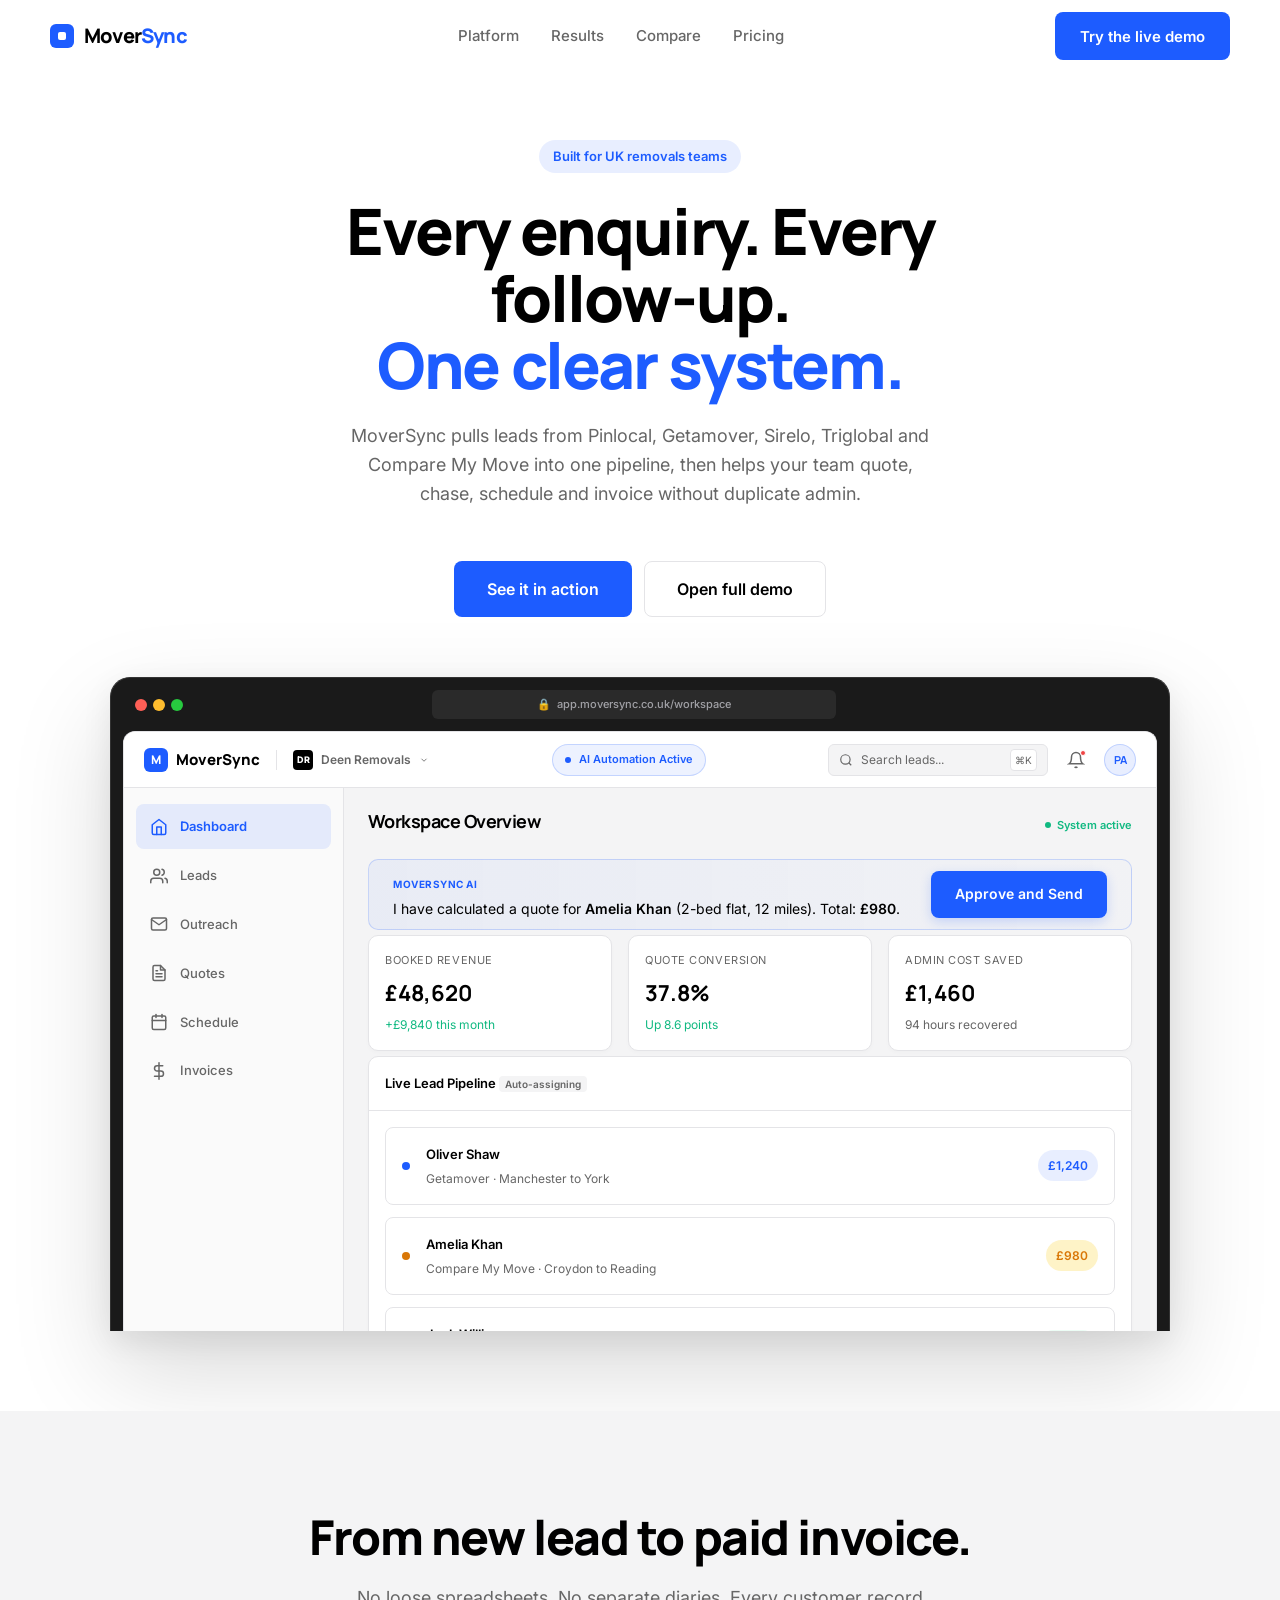
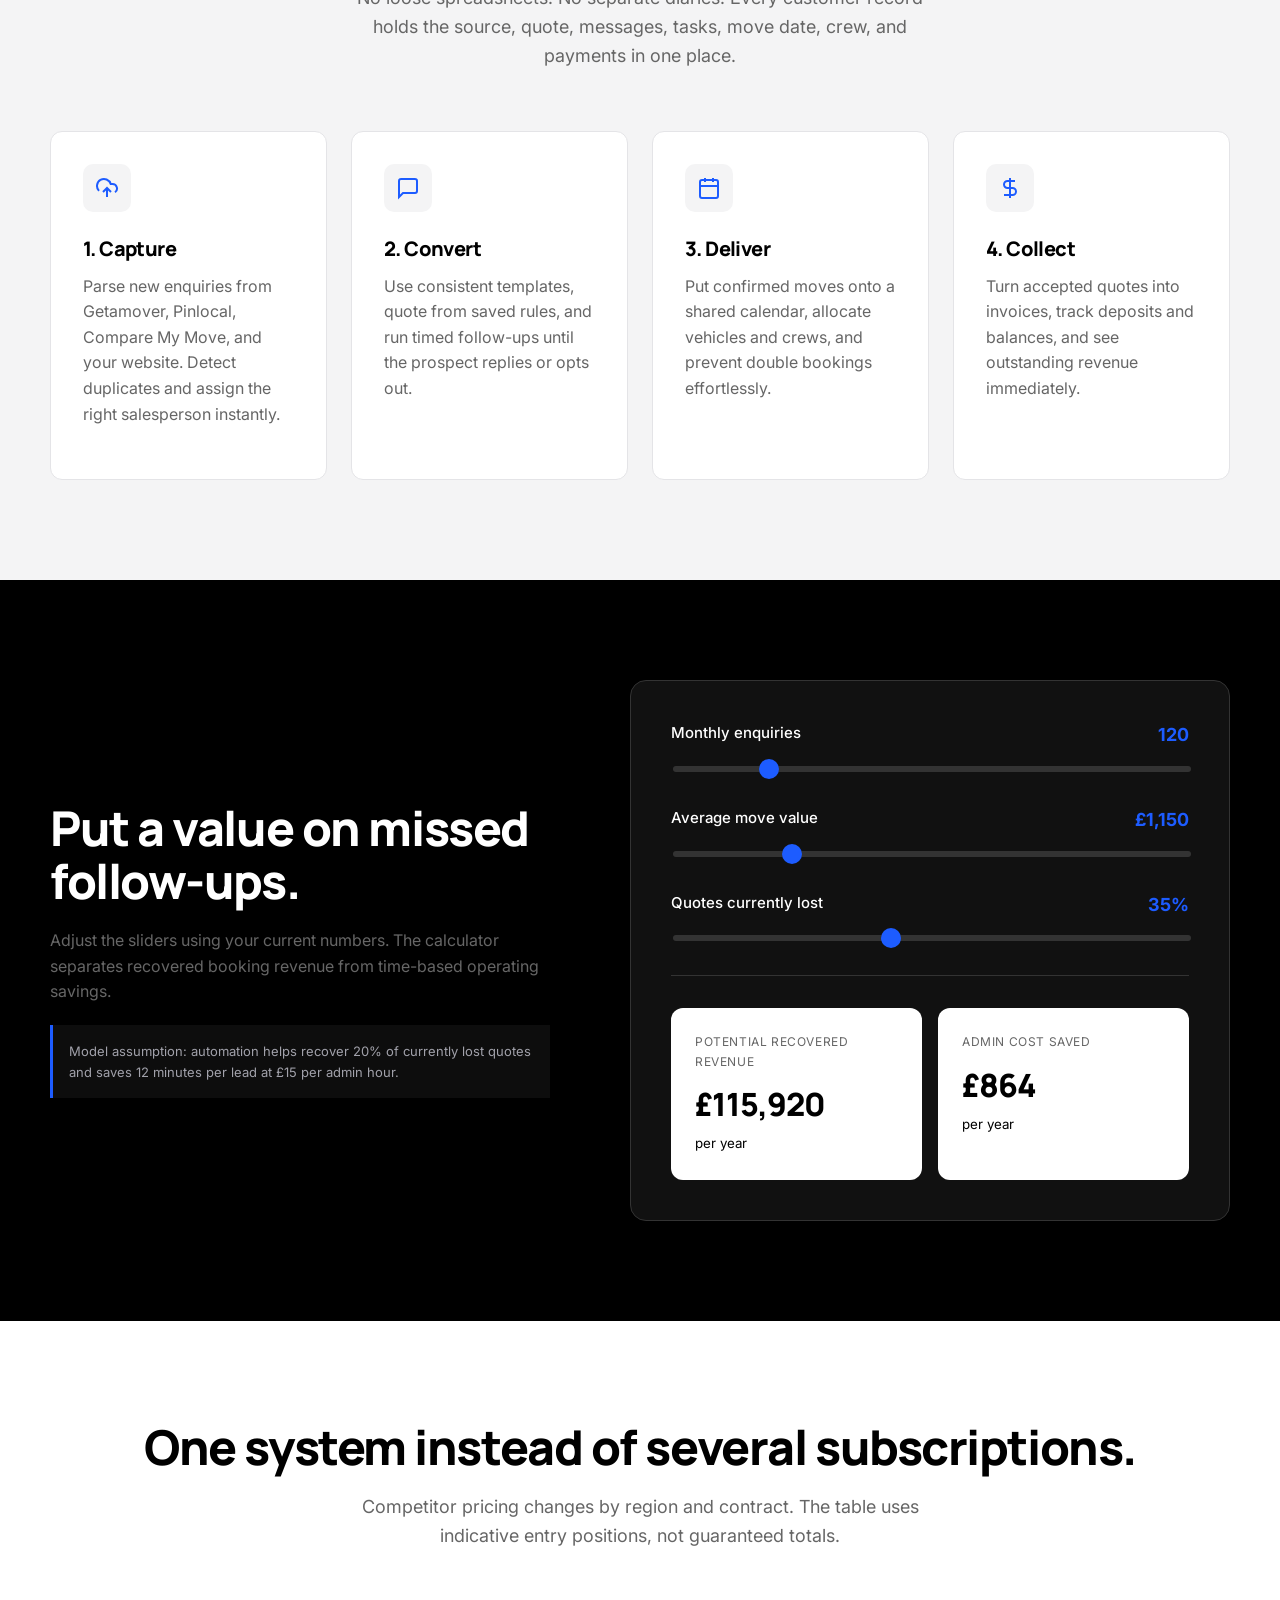
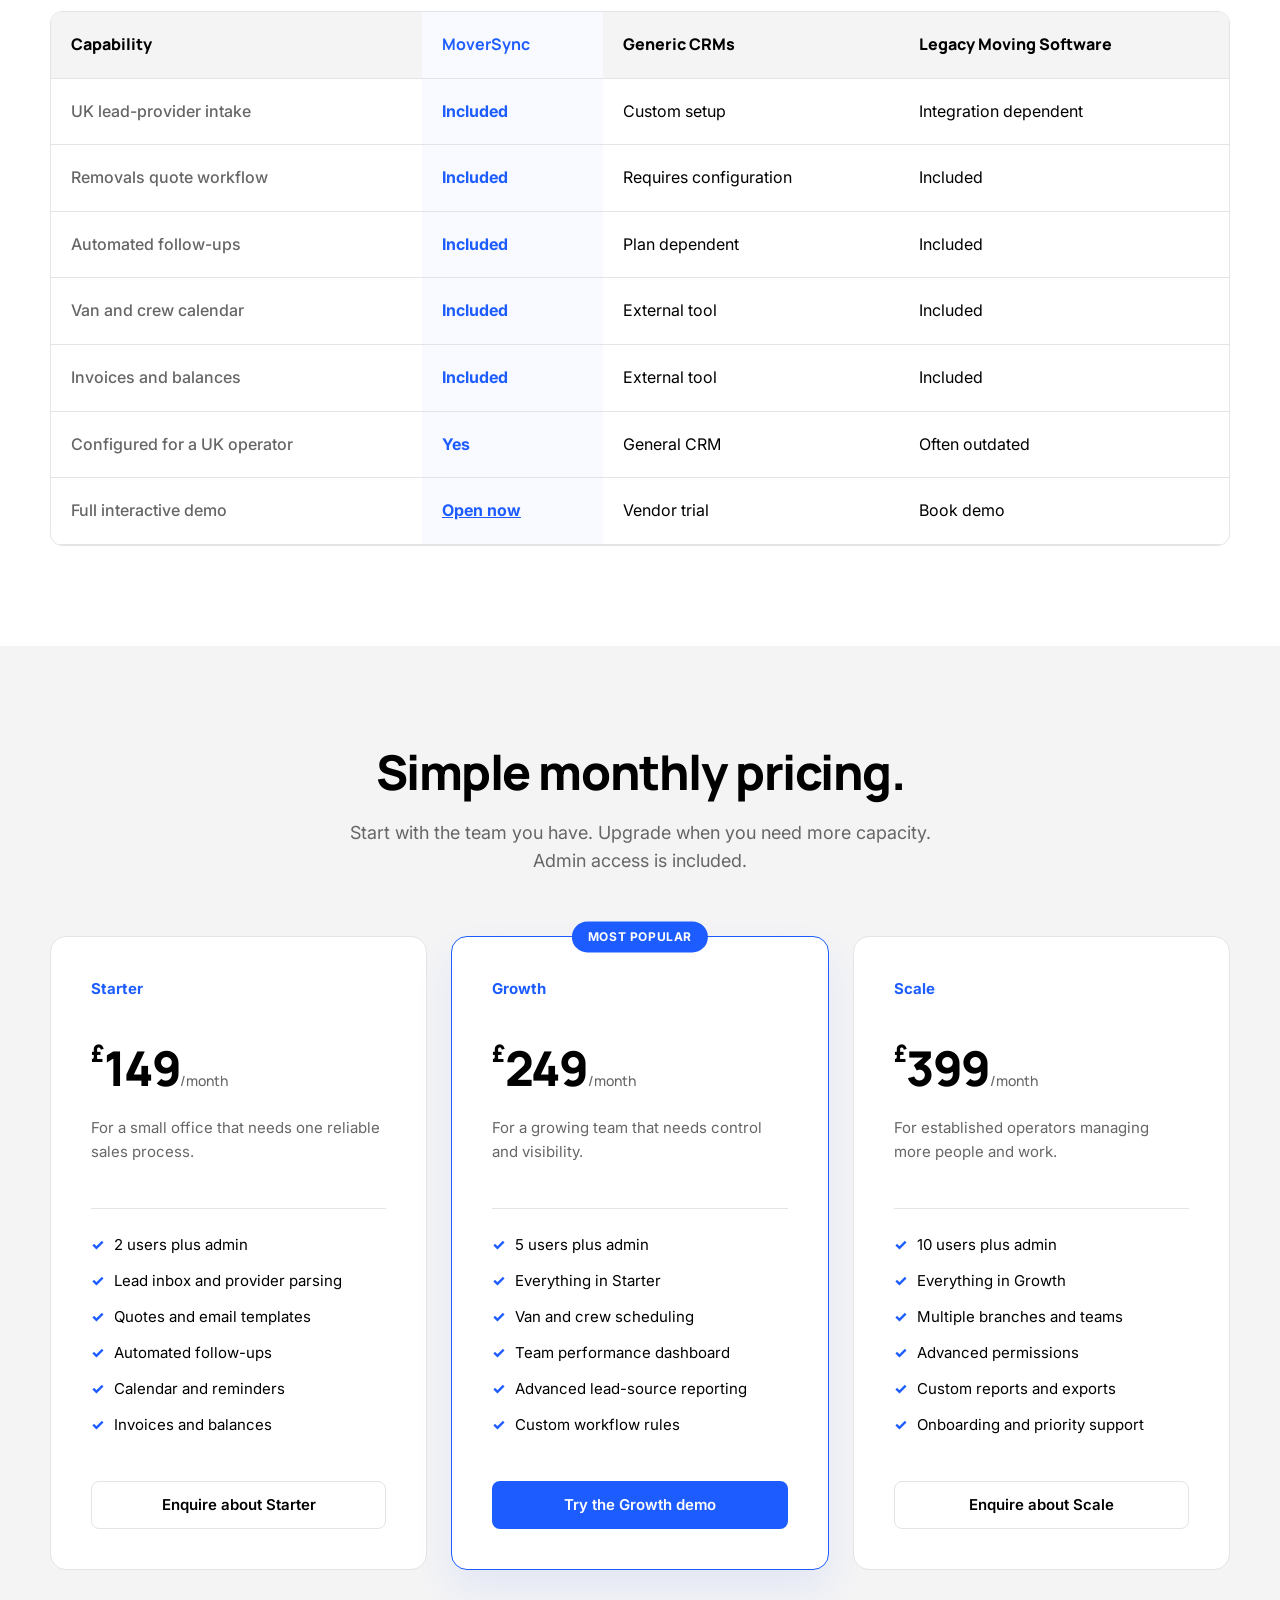
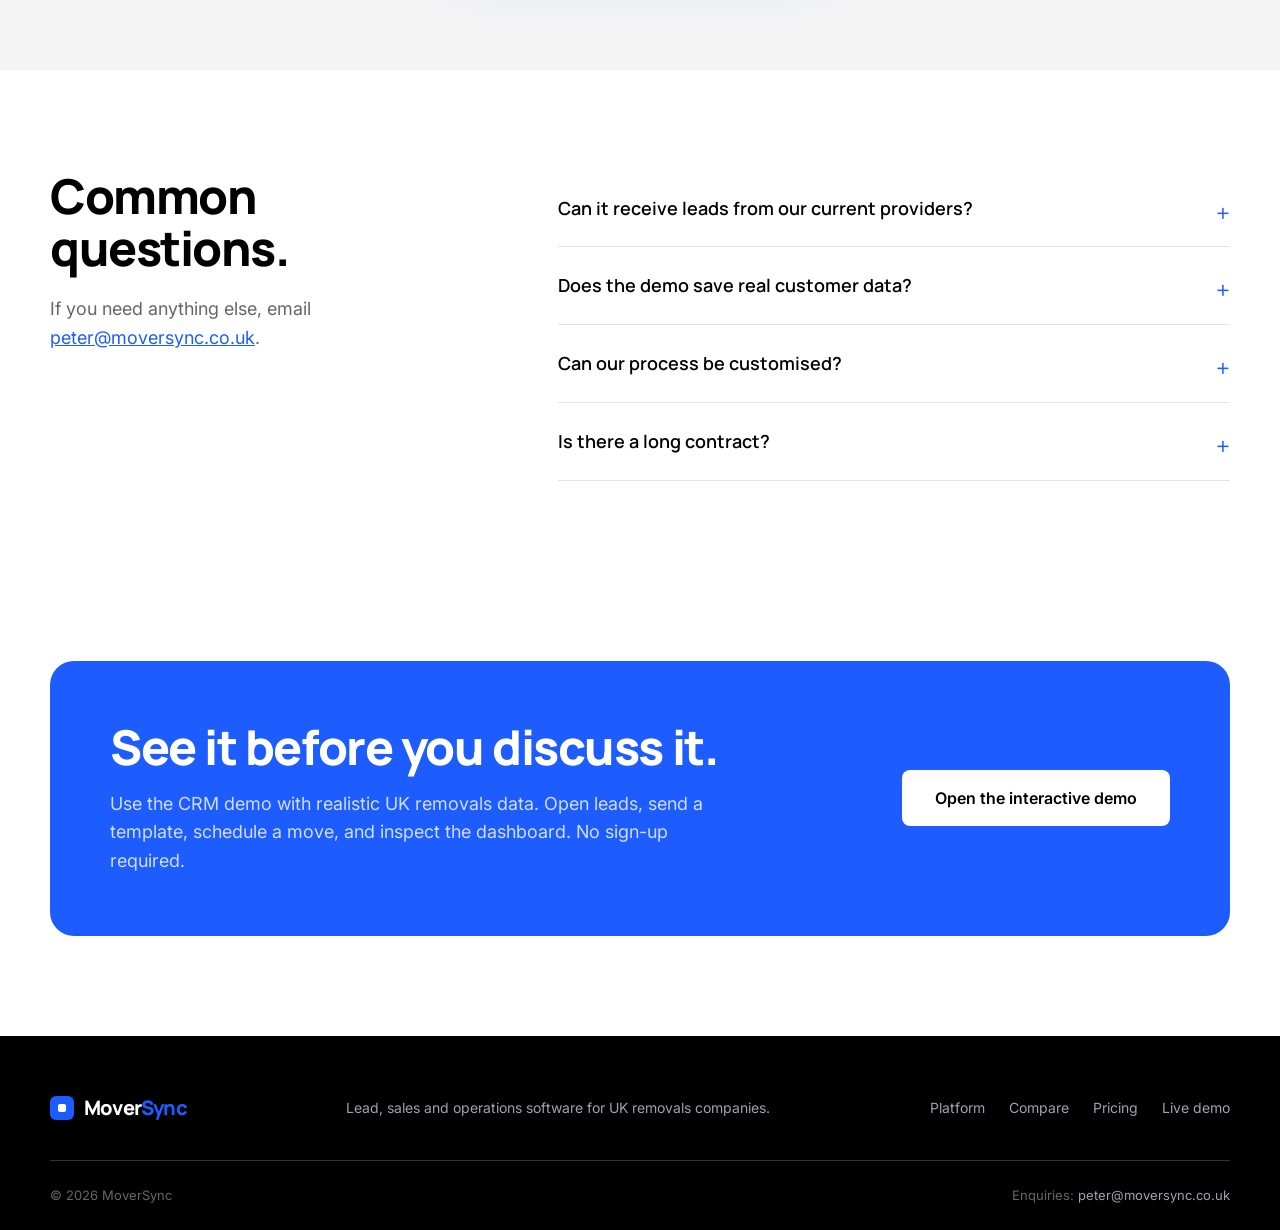
<file: index.html>
<!doctype html>
<html lang="en-GB">
<head>
  <meta charset="utf-8">
  <meta name="viewport" content="width=device-width, initial-scale=1">
  <title>MoverSync | The CRM Built for UK Removals Companies</title>
  <meta name="description" content="MoverSync pulls leads from all your providers into one pipeline. Quote faster, automate follow-ups, schedule crews, and invoice without the admin headache.">
  <meta name="theme-color" content="#000000">
  
  <!-- SEO / AEO / LLM Optimization -->
  <link rel="canonical" href="https://moversync.co.uk/">
  <meta property="og:type" content="website">
  <meta property="og:title" content="MoverSync for UK removals">
  <meta property="og:description" content="Capture every lead, automate follow-ups, and schedule crews. One clear system for UK removals.">
  <meta property="og:url" content="https://moversync.co.uk/">
  <meta property="og:image" content="https://moversync.co.uk/assets/og-image.png">
  
  <!-- Fonts -->
  <link rel="preconnect" href="https://fonts.googleapis.com">
  <link rel="preconnect" href="https://fonts.gstatic.com" crossorigin>
  <link href="https://fonts.googleapis.com/css2?family=Inter:wght@400;500;600;700&family=Manrope:wght@600;700;800&display=swap" rel="stylesheet">
  
  <!-- Modular CSS -->
  <link rel="stylesheet" href="styles/base.css">
  <link rel="stylesheet" href="styles/layout.css">
  <link rel="stylesheet" href="styles/components.css">
  <link rel="stylesheet" href="styles/mockup.css">
  
  <link rel="icon" href="favicon.svg" type="image/svg+xml">

  <!-- Structured Data for LLMs and Search Engines -->
  <script type="application/ld+json">
  {
    "@context": "https://schema.org",
    "@type": "SoftwareApplication",
    "name": "MoverSync",
    "applicationCategory": "BusinessApplication",
    "operatingSystem": "Web",
    "description": "A CRM specifically built for UK removals companies. Integrates lead providers, automates follow-ups, and manages scheduling and invoicing.",
    "offers": {
      "@type": "Offer",
      "price": "149.00",
      "priceCurrency": "GBP"
    }
  }
  </script>
</head>
<body>
  <header class="site-header" id="siteHeader">
    <div class="container nav-row">
      <a class="logo" href="#top" aria-label="MoverSync home">
        <span class="logo-mark" aria-hidden="true"></span>
        <span>Mover<span>Sync</span></span>
      </a>
      <nav class="desktop-nav" aria-label="Main navigation">
        <a href="#platform">Platform</a>
        <a href="#results">Results</a>
        <a href="#compare">Compare</a>
        <a href="#pricing">Pricing</a>
      </nav>
      <div class="nav-actions">
        <a class="button button-primary" href="demo.html">Try the live demo</a>
        <button class="menu-button" id="menuButton" type="button" aria-label="Open menu" aria-expanded="false">
          <span></span><span></span>
        </button>
      </div>
    </div>
    <nav class="mobile-nav" id="mobileNav" aria-label="Mobile navigation">
      <a href="#platform">Platform</a>
      <a href="#results">Results</a>
      <a href="#compare">Compare</a>
      <a href="#pricing">Pricing</a>
      <a href="demo.html" style="color: var(--blue); font-weight: 700;">Try the live demo</a>
    </nav>
  </header>

  <main id="main">
    <!-- HERO SECTION -->
    <section class="hero" id="top">
      <div class="container hero-header">
        <div class="pill-label">Built for UK removals teams</div>
        <h1>Every enquiry. Every follow-up.<br><span>One clear system.</span></h1>
        <p class="hero-lead">MoverSync pulls leads from Pinlocal, Getamover, Sirelo, Triglobal and Compare My Move into one pipeline, then helps your team quote, chase, schedule and invoice without duplicate admin.</p>
        <div class="button-row">
          <a class="button button-primary button-large" href="#app-mockup-section" id="scrollToMockup">See it in action</a>
          <a class="button button-secondary button-large" href="demo.html">Open full demo</a>
        </div>
      </div>
      
      <!-- MODULAR INTERACTIVE MOCKUP -->
      <div class="container hero-mockup-wrap reveal" id="app-mockup-section" data-delay="100">
        <div class="macbook-frame">
          <div class="macbook-bar">
            <div class="macbook-dots">
              <span class="dot red"></span>
              <span class="dot yellow"></span>
              <span class="dot green"></span>
            </div>
            <div class="macbook-address">
              <span class="lock-icon">🔒</span> app.moversync.co.uk/workspace
            </div>
            <div class="macbook-actions"></div>
          </div>
          
          <div class="app-mockup">
            <div class="app-header">
              <div class="app-header-left">
                <div class="app-logo"><span>M</span> MoverSync</div>
                <div class="tenant-switcher">
                  <div class="tenant-logo">DR</div>
                  Deen Removals
                  <svg width="10" height="10" viewBox="0 0 24 24" fill="none" stroke="currentColor" stroke-width="2"><path d="m6 9 6 6 6-6"/></svg>
                </div>
              </div>
              <div class="app-ai-badge">
                <span class="pulse-dot"></span> AI Automation Active
              </div>
              <div class="app-header-actions">
                <div class="app-search">
                  <svg viewBox="0 0 24 24" fill="none" stroke="currentColor" stroke-width="2"><circle cx="11" cy="11" r="8"/><path d="m21 21-4.3-4.3"/></svg>
                  <span>Search leads...</span>
                  <kbd>⌘K</kbd>
                </div>
                <button class="app-icon-btn">
                  <svg viewBox="0 0 24 24" fill="none" stroke="currentColor" stroke-width="2"><path d="M18 8A6 6 0 0 0 6 8c0 7-3 9-3 9h18s-3-2-3-9"/><path d="M13.73 21a2 2 0 0 1-3.46 0"/></svg>
                  <span class="notification-dot"></span>
                </button>
                <div class="app-user">PA</div>
              </div>
            </div>
            
            <div class="app-body">
              <aside class="app-sidebar">
                <button class="nav-btn active" data-target="dashboard">
                  <svg viewBox="0 0 24 24"><path d="M3 9l9-7 9 7v11a2 2 0 0 1-2 2H5a2 2 0 0 1-2-2z"/><polyline points="9 22 9 12 15 12 15 22"/></svg>
                  Dashboard
                </button>
                <button class="nav-btn" data-target="leads">
                  <svg viewBox="0 0 24 24"><path d="M17 21v-2a4 4 0 0 0-4-4H5a4 4 0 0 0-4 4v2"/><circle cx="9" cy="7" r="4"/><path d="M23 21v-2a4 4 0 0 0-3-3.87"/><path d="M16 3.13a4 4 0 0 1 0 7.75"/></svg>
                  Leads
                </button>
                <button class="nav-btn" data-target="outreach">
                  <svg viewBox="0 0 24 24"><path d="M4 4h16c1.1 0 2 .9 2 2v12c0 1.1-.9 2-2 2H4c-1.1 0-2-.9-2-2V6c0-1.1.9-2 2-2z"/><polyline points="22,6 12,13 2,6"/></svg>
                  Outreach
                </button>
                <button class="nav-btn" data-target="quotes">
                  <svg viewBox="0 0 24 24"><path d="M14 2H6a2 2 0 0 0-2 2v16a2 2 0 0 0 2 2h12a2 2 0 0 0 2-2V8z"/><polyline points="14 2 14 8 20 8"/><line x1="16" y1="13" x2="8" y2="13"/><line x1="16" y1="17" x2="8" y2="17"/><polyline points="10 9 9 9 8 9"/></svg>
                  Quotes
                </button>
                <button class="nav-btn" data-target="schedule">
                  <svg viewBox="0 0 24 24"><rect x="3" y="4" width="18" height="18" rx="2" ry="2"/><line x1="16" y1="2" x2="16" y2="6"/><line x1="8" y1="2" x2="8" y2="6"/><line x1="3" y1="10" x2="21" y2="10"/></svg>
                  Schedule
                </button>
                <button class="nav-btn" data-target="invoices">
                  <svg viewBox="0 0 24 24"><line x1="12" y1="1" x2="12" y2="23"/><path d="M17 5H9.5a3.5 3.5 0 0 0 0 7h5a3.5 3.5 0 0 1 0 7H6"/></svg>
                  Invoices
                </button>
              </aside>

              <div class="app-main">
                <!-- 1. DASHBOARD VIEW -->
                <div class="app-view active" id="view-dashboard">
                  <div class="view-header">
                    <h2>Workspace Overview</h2>
                    <span class="view-sub live-indicator"><span class="pulse-dot green"></span> System active</span>
                  </div>
                  
                  <!-- Interactive AI Prompt -->
                  <div class="ai-action-card" id="ai-approval-card">
                    <div class="ai-action-content" id="ai-card-content">
                      <span class="ai-badge">MoverSync AI</span>
                      <p>I have calculated a quote for <b>Amelia Khan</b> (2-bed flat, 12 miles). Total: <b>£980</b>.</p>
                    </div>
                    <!-- AI Processing State (Hidden initially) -->
                    <div class="ai-processing-state" id="ai-processing-state" style="display: none;">
                      <div class="ai-step" id="step-1">
                        <span class="spinner"></span> Calculating optimal route and mileage...
                      </div>
                      <div class="ai-step" id="step-2" style="opacity: 0;">
                        <span class="spinner"></span> Assigning available crew for 18 Sep...
                      </div>
                      <div class="ai-step" id="step-3" style="opacity: 0;">
                        <span class="spinner"></span> Drafting personalised quote email...
                      </div>
                    </div>
                    <button class="btn-approve" id="btn-approve-quote">Approve and Send</button>
                  </div>

                  <div class="kpi-row">
                    <div class="kpi">
                      <span>Booked revenue</span>
                      <strong id="dynamic-revenue">£48,620</strong>
                      <small class="green" id="revenue-change">+£9,840 this month</small>
                    </div>
                    <div class="kpi">
                      <span>Quote conversion</span>
                      <strong>37.8%</strong>
                      <small class="green">Up 8.6 points</small>
                    </div>
                    <div class="kpi">
                      <span>Admin cost saved</span>
                      <strong>£1,460</strong>
                      <small>94 hours recovered</small>
                    </div>
                  </div>
                  
                  <div class="dashboard-grid">
                    <div class="mock-panel">
                      <div class="mock-panel-header">
                        <span>Live Lead Pipeline</span>
                        <span class="tiny-badge">Auto-assigning</span>
                      </div>
                      <div class="mock-pipeline" id="live-pipeline">
                        <!-- Cards will be injected here by JS, starting with a base set -->
                      </div>
                    </div>
                  </div>
                </div>

                <!-- 2. LEADS VIEW -->
                <div class="app-view" id="view-leads">
                  <div class="view-header">
                    <h2>Active Leads</h2>
                    <span class="view-sub">Auto-updating statuses</span>
                  </div>
                  <div class="mock-table">
                    <div class="mock-tr mock-th"><span>Name</span><span>Source</span><span>Status</span><span>Quote</span></div>
                    <div class="mock-tr"><span>Oliver Shaw</span><span>Getamover</span><span class="badge blue" id="lead-status-1">New</span><span>£1,240</span></div>
                    <div class="mock-tr"><span>Amelia Khan</span><span>Compare My Move</span><span class="badge grey">Contacted</span><span>£980</span></div>
                    <div class="mock-tr"><span>Jack Williams</span><span>Pinlocal</span><span class="badge green">Booked</span><span>£1,760</span></div>
                    <div class="mock-tr"><span>Sarah Jenkins</span><span>Sirelo</span><span class="badge grey">New</span><span>£850</span></div>
                  </div>
                </div>

                <!-- 3. OUTREACH VIEW -->
                <div class="app-view" id="view-outreach">
                  <div class="view-header">
                    <h2>Automated Outreach</h2>
                    <span class="view-sub">Sequence: Quote Follow-up</span>
                  </div>
                  <div class="outreach-timeline">
                    <div class="outreach-step complete">
                      <div class="step-icon blue">1</div>
                      <div class="step-content">
                        <b>Initial Quote Sent</b>
                        <span>Amelia Khan · 09:00 AM</span>
                      </div>
                    </div>
                    <div class="outreach-line active"></div>
                    <div class="outreach-step complete">
                      <div class="step-icon blue">2</div>
                      <div class="step-content">
                        <b>Day 1 Follow-up</b>
                        <span>Automated email sent · 09:00 AM</span>
                      </div>
                    </div>
                    <div class="outreach-line active"></div>
                    <div class="outreach-step processing">
                      <div class="step-icon pulse">3</div>
                      <div class="step-content">
                        <b>Day 4 Check-in</b>
                        <span class="typing">Drafting email to customer...</span>
                      </div>
                    </div>
                  </div>
                </div>

                <!-- 4. QUOTES VIEW -->
                <div class="app-view" id="view-quotes">
                  <div class="view-header">
                    <h2>AI Quote Calculator</h2>
                    <span class="view-sub">Calculating based on lead details</span>
                  </div>
                  <div class="mock-quote">
                    <div class="quote-row"><span>Customer</span><b>Amelia Khan</b></div>
                    <div class="quote-row"><span>Route (Distance)</span><b>CR0 to KT2 (12 miles)</b></div>
                    <div class="quote-row"><span>Property Size</span><b>2 Bedroom Flat</b></div>
                    
                    <div class="quote-divider"></div>
                    
                    <div class="quote-calc-item">
                      <span>Base Removal Service</span><b>£680.00</b>
                    </div>
                    <div class="quote-calc-item">
                      <span>Packing Service</span><b>£150.00</b>
                    </div>
                    <div class="quote-calc-item ai-fade-in">
                      <span>Seasonality Adjustment (Sept)</span><b class="red">+£150.00</b>
                    </div>
                    <div class="quote-calc-item ai-fade-in">
                      <span>Access Difficulty (3rd Floor)</span><b class="red">+£100.00</b>
                    </div>
                    
                    <div class="quote-total"><span>Total</span><b id="quote-total-val">Calculating...</b></div>
                    <button class="btn-full" id="quote-send-btn" style="opacity: 0.5;">Approve & Send</button>
                  </div>
                </div>

                <!-- 5. SCHEDULE VIEW -->
                <div class="app-view" id="view-schedule">
                  <div class="view-header">
                    <h2>Operations Schedule</h2>
                    <span class="view-sub">September 2026</span>
                  </div>
                  <div class="mini-calendar">
                    <div class="cal-header">
                      <span>Mon</span><span>Tue</span><span>Wed</span><span>Thu</span><span>Fri</span><span>Sat</span><span>Sun</span>
                    </div>
                    <div class="cal-grid">
                      <div class="cal-day"></div><div class="cal-day"></div>
                      <div class="cal-day">1</div><div class="cal-day">2</div><div class="cal-day">3</div><div class="cal-day">4</div><div class="cal-day">5</div>
                      <div class="cal-day">6</div><div class="cal-day">7</div><div class="cal-day">8</div><div class="cal-day">9</div><div class="cal-day">10</div><div class="cal-day">11</div><div class="cal-day">12</div>
                      <div class="cal-day">13</div><div class="cal-day">14</div><div class="cal-day">15</div>
                      <div class="cal-day active-date">16<div class="cal-event blue">Survey: Ian</div></div>
                      <div class="cal-day active-date">17<div class="cal-event green">Move: Kitty</div></div>
                      <div class="cal-day active-date">18<div class="cal-event green">Move: Aisha</div></div>
                      <div class="cal-day">19</div>
                    </div>
                  </div>
                  <div class="schedule-details">
                    <div class="sched-card"><b>Thu 17th</b><span>Kitty Ray · Van 1 · 08:00</span></div>
                    <div class="sched-card"><b>Fri 18th</b><span>Aisha Patel · Van 2 · 09:00</span></div>
                  </div>
                </div>

                <!-- 6. INVOICES VIEW -->
                <div class="app-view" id="view-invoices">
                  <div class="view-header">
                    <h2>Financials & Invoices</h2>
                    <span class="view-sub">All active jobs</span>
                  </div>
                  <div class="invoice-summary">
                    <div class="inv-box"><span>Total Booked</span><b>£48,620</b></div>
                    <div class="inv-box"><span>Paid</span><b class="green">£31,840</b></div>
                    <div class="inv-box"><span>Outstanding</span><b class="red">£16,780</b></div>
                  </div>
                  <div class="mock-table">
                    <div class="mock-tr mock-th"><span>Invoice</span><span>Customer</span><span>Amount</span><span>Status</span></div>
                    <div class="mock-tr"><span>INV-2098</span><span>Aisha Patel</span><span>£1,420</span><span class="badge grey">Sent</span></div>
                    <div class="mock-tr"><span>INV-2097</span><span>Kitty Ray</span><span>£735</span><span class="badge green">Paid</span></div>
                    <div class="mock-tr"><span>INV-2096</span><span>Robert Hall</span><span>£2,180</span><span class="badge red">Overdue</span></div>
                  </div>
                </div>

              </div>
            </div>
          </div>
        </div>
      </div>
    </section>

    <!-- PLATFORM SECTION -->
    <section class="section light-section" id="platform">
      <div class="container">
        <div class="section-heading reveal">
          <h2>From new lead to paid invoice.</h2>
          <p>No loose spreadsheets. No separate diaries. Every customer record holds the source, quote, messages, tasks, move date, crew, and payments in one place.</p>
        </div>
        <div class="workflow-grid">
          <article class="workflow-card reveal">
            <div class="icon-box"><svg width="24" height="24" viewBox="0 0 24 24" fill="none" stroke="currentColor" stroke-width="2"><path d="M4 14.899A7 7 0 1 1 15.71 8h1.79a4.5 4.5 0 0 1 2.5 8.242"/><path d="M12 12v9"/><path d="m8 16 4-4 4 4"/></svg></div>
            <h3>1. Capture</h3>
            <p>Parse new enquiries from Getamover, Pinlocal, Compare My Move, and your website. Detect duplicates and assign the right salesperson instantly.</p>
          </article>
          <article class="workflow-card reveal" data-delay="80">
            <div class="icon-box"><svg width="24" height="24" viewBox="0 0 24 24" fill="none" stroke="currentColor" stroke-width="2"><path d="M21 15a2 2 0 0 1-2 2H7l-4 4V5a2 2 0 0 1 2-2h14a2 2 0 0 1 2 2z"/></svg></div>
            <h3>2. Convert</h3>
            <p>Use consistent templates, quote from saved rules, and run timed follow-ups until the prospect replies or opts out.</p>
          </article>
          <article class="workflow-card reveal" data-delay="160">
            <div class="icon-box"><svg width="24" height="24" viewBox="0 0 24 24" fill="none" stroke="currentColor" stroke-width="2"><rect width="18" height="18" x="3" y="4" rx="2" ry="2"/><line x1="16" x2="16" y1="2" y2="6"/><line x1="8" x2="8" y1="2" y2="6"/><line x1="3" x2="21" y1="10" y2="10"/><path d="M8 14h.01"/><path d="M12 14h.01"/><path d="M16 14h.01"/><path d="M8 18h.01"/><path d="M12 18h.01"/><path d="M16 18h.01"/></svg></div>
            <h3>3. Deliver</h3>
            <p>Put confirmed moves onto a shared calendar, allocate vehicles and crews, and prevent double bookings effortlessly.</p>
          </article>
          <article class="workflow-card reveal" data-delay="240">
            <div class="icon-box"><svg width="24" height="24" viewBox="0 0 24 24" fill="none" stroke="currentColor" stroke-width="2"><line x1="12" x2="12" y1="2" y2="22"/><path d="M17 5H9.5a3.5 3.5 0 0 0 0 7h5a3.5 3.5 0 0 1 0 7H6"/></svg></div>
            <h3>4. Collect</h3>
            <p>Turn accepted quotes into invoices, track deposits and balances, and see outstanding revenue immediately.</p>
          </article>
        </div>
      </div>
    </section>

    <!-- IMPACT SECTION -->
    <section class="section impact-section" id="results">
      <div class="container impact-grid">
        <div class="impact-copy reveal">
          <h2>Put a value on missed follow-ups.</h2>
          <p>Adjust the sliders using your current numbers. The calculator separates recovered booking revenue from time-based operating savings.</p>
          <div class="impact-assumption">
            Model assumption: automation helps recover 20% of currently lost quotes and saves 12 minutes per lead at £15 per admin hour.
          </div>
        </div>
        <div class="calculator reveal" data-delay="100">
          <label>
            Monthly enquiries
            <output id="leadOutput">120</output>
            <input id="leadRange" type="range" min="20" max="600" step="10" value="120">
          </label>
          <label>
            Average move value
            <output id="valueOutput">£1,150</output>
            <input id="valueRange" type="range" min="350" max="4000" step="50" value="1150">
          </label>
          <label>
            Quotes currently lost
            <output id="lostOutput">35%</output>
            <input id="lostRange" type="range" min="10" max="70" step="1" value="35">
          </label>
          <div class="calculator-results">
            <div>
              <span>Potential recovered revenue</span>
              <strong id="revenueOutput">£0</strong>
              <small>per year</small>
            </div>
            <div>
              <span>Admin cost saved</span>
              <strong id="savingOutput">£0</strong>
              <small>per year</small>
            </div>
          </div>
        </div>
      </div>
    </section>

    <!-- COMPARISON SECTION -->
    <section class="section compare-section" id="compare">
      <div class="container">
        <div class="section-heading reveal">
          <h2>One system instead of several subscriptions.</h2>
          <p>Competitor pricing changes by region and contract. The table uses indicative entry positions, not guaranteed totals.</p>
        </div>
        <div class="table-wrap reveal">
          <table class="comparison-table">
            <thead>
              <tr>
                <th>Capability</th>
                <th class="featured">MoverSync</th>
                <th>Generic CRMs</th>
                <th>Legacy Moving Software</th>
              </tr>
            </thead>
            <tbody>
              <tr><th>UK lead-provider intake</th><td class="featured">Included</td><td>Custom setup</td><td>Integration dependent</td></tr>
              <tr><th>Removals quote workflow</th><td class="featured">Included</td><td>Requires configuration</td><td>Included</td></tr>
              <tr><th>Automated follow-ups</th><td class="featured">Included</td><td>Plan dependent</td><td>Included</td></tr>
              <tr><th>Van and crew calendar</th><td class="featured">Included</td><td>External tool</td><td>Included</td></tr>
              <tr><th>Invoices and balances</th><td class="featured">Included</td><td>External tool</td><td>Included</td></tr>
              <tr><th>Configured for a UK operator</th><td class="featured">Yes</td><td>General CRM</td><td>Often outdated</td></tr>
              <tr><th>Full interactive demo</th><td class="featured"><a href="demo.html">Open now</a></td><td>Vendor trial</td><td>Book demo</td></tr>
            </tbody>
          </table>
        </div>
      </div>
    </section>

    <!-- PRICING SECTION -->
    <section class="section pricing-section" id="pricing">
      <div class="container">
        <div class="section-heading reveal">
          <h2>Simple monthly pricing.</h2>
          <p>Start with the team you have. Upgrade when you need more capacity. Admin access is included.</p>
        </div>
        <div class="pricing-grid">
          <article class="price-card reveal">
            <p class="price-name">Starter</p>
            <h3><span>£</span>149<small>/month</small></h3>
            <p>For a small office that needs one reliable sales process.</p>
            <ul>
              <li>2 users plus admin</li>
              <li>Lead inbox and provider parsing</li>
              <li>Quotes and email templates</li>
              <li>Automated follow-ups</li>
              <li>Calendar and reminders</li>
              <li>Invoices and balances</li>
            </ul>
            <a class="button button-secondary" href="mailto:peter@moversync.co.uk?subject=MoverSync%20Starter">Enquire about Starter</a>
          </article>
          
          <article class="price-card featured-price reveal" data-delay="80">
            <span class="popular">Most popular</span>
            <p class="price-name">Growth</p>
            <h3><span>£</span>249<small>/month</small></h3>
            <p>For a growing team that needs control and visibility.</p>
            <ul>
              <li>5 users plus admin</li>
              <li>Everything in Starter</li>
              <li>Van and crew scheduling</li>
              <li>Team performance dashboard</li>
              <li>Advanced lead-source reporting</li>
              <li>Custom workflow rules</li>
            </ul>
            <a class="button button-primary" href="demo.html">Try the Growth demo</a>
          </article>
          
          <article class="price-card reveal" data-delay="160">
            <p class="price-name">Scale</p>
            <h3><span>£</span>399<small>/month</small></h3>
            <p>For established operators managing more people and work.</p>
            <ul>
              <li>10 users plus admin</li>
              <li>Everything in Growth</li>
              <li>Multiple branches and teams</li>
              <li>Advanced permissions</li>
              <li>Custom reports and exports</li>
              <li>Onboarding and priority support</li>
            </ul>
            <a class="button button-secondary" href="mailto:peter@moversync.co.uk?subject=MoverSync%20Scale">Enquire about Scale</a>
          </article>
        </div>
      </div>
    </section>

    <!-- FAQ SECTION -->
    <section class="section faq-section">
      <div class="container faq-grid">
        <div class="section-heading reveal">
          <h2>Common questions.</h2>
          <p>If you need anything else, email <a href="mailto:peter@moversync.co.uk" style="color: var(--blue); text-decoration: underline;">peter@moversync.co.uk</a>.</p>
        </div>
        <div class="faq-list reveal">
          <details>
            <summary>Can it receive leads from our current providers?</summary>
            <p>Yes. MoverSync parses structured emails from providers like Getamover, Pinlocal, and Compare My Move, mapping them directly to a clean customer record.</p>
          </details>
          <details>
            <summary>Does the demo save real customer data?</summary>
            <p>No. The public demo uses seeded example data in your browser. Refreshing the demo restores the default sample workspace.</p>
          </details>
          <details>
            <summary>Can our process be customised?</summary>
            <p>Yes. Statuses, templates, user roles, reminders, quote rules, and reports can be configured around your exact operating process.</p>
          </details>
          <details>
            <summary>Is there a long contract?</summary>
            <p>No. All plans are billed monthly. Any custom integration or migration work is agreed separately before work begins.</p>
          </details>
        </div>
      </div>
    </section>

    <!-- FINAL CTA -->
    <section class="final-cta">
      <div class="container final-card reveal">
        <div>
          <h2>See it before you discuss it.</h2>
          <p>Use the CRM demo with realistic UK removals data. Open leads, send a template, schedule a move, and inspect the dashboard. No sign-up required.</p>
        </div>
        <div class="final-actions">
          <a class="button button-light button-large" href="demo.html">Open the interactive demo</a>
        </div>
      </div>
    </section>
  </main>

  <footer class="site-footer">
    <div class="container footer-main">
      <a class="logo" href="#top">
        <span class="logo-mark" aria-hidden="true"></span>
        <span>Mover<span>Sync</span></span>
      </a>
      <p>Lead, sales and operations software for UK removals companies.</p>
      <nav>
        <a href="#platform">Platform</a>
        <a href="#compare">Compare</a>
        <a href="#pricing">Pricing</a>
        <a href="demo.html">Live demo</a>
      </nav>
    </div>
    <div class="container footer-base">
      <span>© <span id="year"></span> MoverSync</span>
      <span>Enquiries: <a href="mailto:peter@moversync.co.uk">peter@moversync.co.uk</a></span>
    </div>
  </footer>

  <!-- Modular JS -->
  <script src="scripts/main.js"></script>
  <script src="scripts/mockup.js"></script>
</body>
</html>
</file>
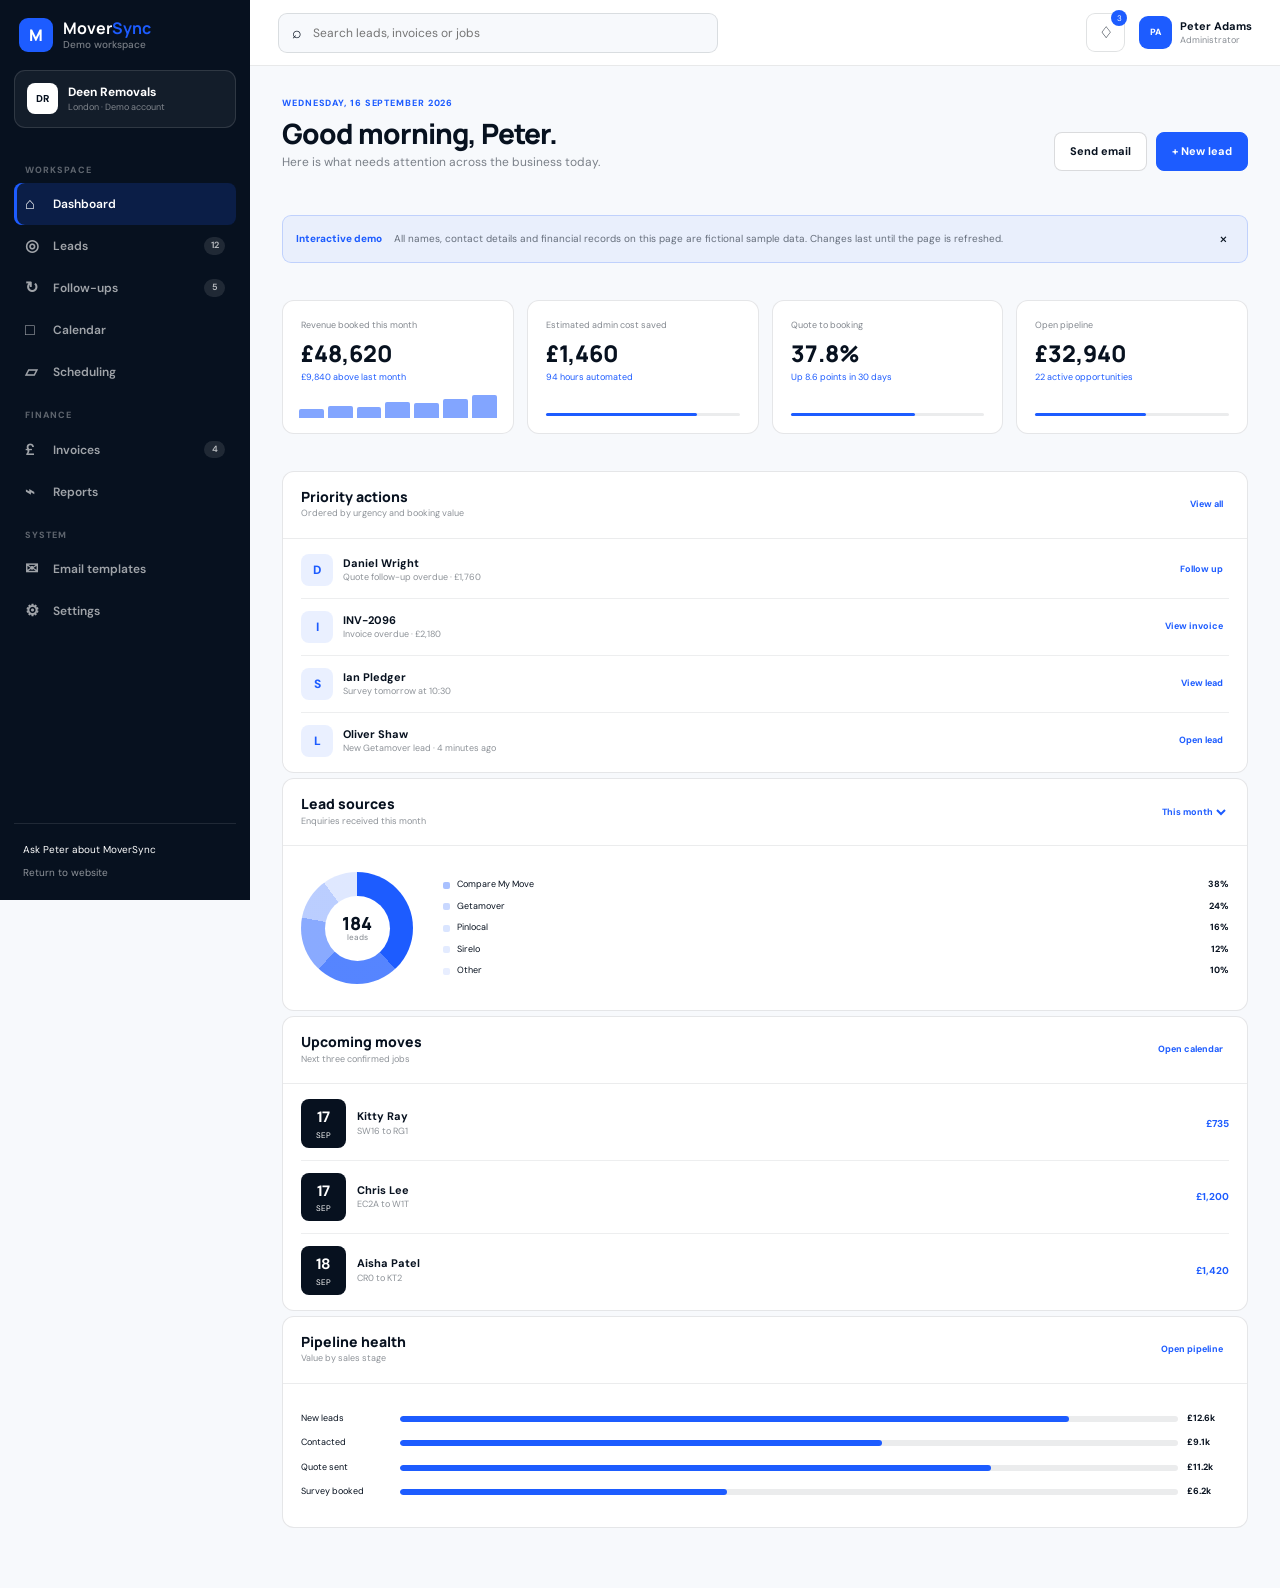
<file: demo.html>
<!doctype html>
<html lang="en-GB">
<head>
  <meta charset="utf-8">
  <meta name="viewport" content="width=device-width, initial-scale=1">
  <title>Interactive CRM Demo | MoverSync</title>
  <meta name="description" content="Try a working MoverSync CRM workspace with sample UK removals leads, follow-ups, calendar, scheduling and invoices.">
  <meta name="theme-color" content="#07111f">
  <link rel="icon" href="favicon.svg" type="image/svg+xml">
  <link rel="preconnect" href="https://fonts.googleapis.com">
  <link rel="preconnect" href="https://fonts.gstatic.com" crossorigin>
  <link href="https://fonts.googleapis.com/css2?family=DM+Sans:wght@400;500;600;700&family=Manrope:wght@500;600;700;800&display=swap" rel="stylesheet">
  <link rel="stylesheet" href="demo.css">
</head>
<body>
  <div class="demo-shell">
    <aside class="sidebar" id="sidebar">
      <div class="sidebar-head">
        <a class="demo-logo" href="index.html" aria-label="MoverSync home"><span class="demo-logo-mark">M</span><span>Mover<b>Sync</b><small>Demo workspace</small></span></a>
        <button class="sidebar-close" id="sidebarClose" type="button" aria-label="Close navigation">×</button>
      </div>
      <div class="workspace-card"><span class="workspace-badge">DR</span><div><b>Deen Removals</b><small>London · Demo account</small></div></div>
      <nav class="demo-nav" aria-label="CRM navigation">
        <p>Workspace</p>
        <button class="nav-item active" type="button" data-view="dashboard"><span>⌂</span>Dashboard</button>
        <button class="nav-item" type="button" data-view="leads"><span>◎</span>Leads <em id="leadNavCount">12</em></button>
        <button class="nav-item" type="button" data-view="followups"><span>↻</span>Follow-ups <em id="followupNavCount">5</em></button>
        <button class="nav-item" type="button" data-view="calendar"><span>□</span>Calendar</button>
        <button class="nav-item" type="button" data-view="scheduling"><span>▱</span>Scheduling</button>
        <p>Finance</p>
        <button class="nav-item" type="button" data-view="invoices"><span>£</span>Invoices <em>4</em></button>
        <button class="nav-item" type="button" data-view="reports"><span>⌁</span>Reports</button>
        <p>System</p>
        <button class="nav-item" type="button" data-view="templates"><span>✉</span>Email templates</button>
        <button class="nav-item" type="button" data-view="settings"><span>⚙</span>Settings</button>
      </nav>
      <div class="sidebar-bottom"><a href="mailto:peter@moversync.co.uk?subject=MoverSync%20demo%20enquiry">Ask Peter about MoverSync</a><a href="index.html">Return to website</a></div>
    </aside>

    <div class="app-area">
      <header class="app-header">
        <button class="mobile-nav-toggle" id="mobileNavToggle" type="button" aria-label="Open navigation">☰</button>
        <div class="global-search"><span>⌕</span><input id="globalSearch" type="search" placeholder="Search leads, invoices or jobs" aria-label="Search CRM"></div>
        <div class="header-actions"><button class="icon-button" id="notificationButton" type="button" aria-label="Notifications">♢<i>3</i></button><button class="user-menu" id="userMenuButton" type="button"><span>PA</span><div><b>Peter Adams</b><small>Administrator</small></div></button></div>
      </header>

      <main class="app-main">
        <section class="app-view active" data-view-panel="dashboard">
          <div class="page-head"><div><p class="page-kicker">Wednesday, 16 September 2026</p><h1>Good morning, Peter.</h1><p>Here is what needs attention across the business today.</p></div><div class="head-actions"><button class="secondary-action" type="button" data-open-modal="emailModal">Send email</button><button class="primary-action" type="button" data-open-modal="leadModal">+ New lead</button></div></div>
          <div class="demo-notice"><span>Interactive demo</span><p>All names, contact details and financial records on this page are fictional sample data. Changes last until the page is refreshed.</p><button id="dismissNotice" type="button" aria-label="Dismiss notice">×</button></div>
          <div class="kpi-grid">
            <article class="kpi-card"><span>Revenue booked this month</span><strong>£48,620</strong><small>£9,840 above last month</small><div class="sparkline"><i style="height:35%"></i><i style="height:46%"></i><i style="height:42%"></i><i style="height:62%"></i><i style="height:58%"></i><i style="height:76%"></i><i style="height:91%"></i></div></article>
            <article class="kpi-card"><span>Estimated admin cost saved</span><strong>£1,460</strong><small>94 hours automated</small><div class="kpi-progress"><i style="width:78%"></i></div></article>
            <article class="kpi-card"><span>Quote to booking</span><strong>37.8%</strong><small>Up 8.6 points in 30 days</small><div class="kpi-progress"><i style="width:64%"></i></div></article>
            <article class="kpi-card"><span>Open pipeline</span><strong>£32,940</strong><small>22 active opportunities</small><div class="kpi-progress"><i style="width:57%"></i></div></article>
          </div>
          <div class="dashboard-grid">
            <article class="panel-card priority-panel"><div class="panel-head"><div><h2>Priority actions</h2><p>Ordered by urgency and booking value</p></div><button type="button" data-go-view="followups">View all</button></div><div id="priorityList" class="priority-list"></div></article>
            <article class="panel-card source-panel"><div class="panel-head"><div><h2>Lead sources</h2><p>Enquiries received this month</p></div><select aria-label="Lead source period"><option>This month</option><option>Last month</option></select></div><div class="source-chart"><div class="donut-chart"><span>184<small>leads</small></span></div><ul><li><i style="--size:38%"></i><span>Compare My Move</span><b>38%</b></li><li><i style="--size:24%"></i><span>Getamover</span><b>24%</b></li><li><i style="--size:16%"></i><span>Pinlocal</span><b>16%</b></li><li><i style="--size:12%"></i><span>Sirelo</span><b>12%</b></li><li><i style="--size:10%"></i><span>Other</span><b>10%</b></li></ul></div></article>
            <article class="panel-card upcoming-panel"><div class="panel-head"><div><h2>Upcoming moves</h2><p>Next three confirmed jobs</p></div><button type="button" data-go-view="calendar">Open calendar</button></div><div id="upcomingMoves"></div></article>
            <article class="panel-card pipeline-panel"><div class="panel-head"><div><h2>Pipeline health</h2><p>Value by sales stage</p></div><button type="button" data-go-view="leads">Open pipeline</button></div><div class="pipeline-bars"><div><span>New leads</span><i><b style="width:86%"></b></i><strong>£12.6k</strong></div><div><span>Contacted</span><i><b style="width:62%"></b></i><strong>£9.1k</strong></div><div><span>Quote sent</span><i><b style="width:76%"></b></i><strong>£11.2k</strong></div><div><span>Survey booked</span><i><b style="width:42%"></b></i><strong>£6.2k</strong></div></div></article>
          </div>
        </section>

        <section class="app-view" data-view-panel="leads">
          <div class="page-head"><div><p class="page-kicker">Sales workspace</p><h1>Lead pipeline</h1><p id="leadSummary">12 active sample leads across all sources.</p></div><div class="head-actions"><button class="secondary-action" id="exportLeads" type="button">Export CSV</button><button class="primary-action" type="button" data-open-modal="leadModal">+ New lead</button></div></div>
          <div class="filter-bar"><div class="table-search"><span>⌕</span><input id="leadSearch" type="search" placeholder="Search by customer, postcode or source"></div><select id="sourceFilter" aria-label="Filter by source"><option value="all">All sources</option><option>Compare My Move</option><option>Getamover</option><option>Pinlocal</option><option>Sirelo</option><option>Triglobal</option><option>Website</option></select><select id="statusFilter" aria-label="Filter by status"><option value="all">All statuses</option><option>New lead</option><option>Contacted</option><option>Quote sent</option><option>Survey booked</option><option>Booked</option></select><button id="clearFilters" type="button">Clear</button></div>
          <div class="table-card"><table class="data-table"><thead><tr><th>Customer</th><th>Source</th><th>Status</th><th>Move date</th><th>Route</th><th>Quote</th><th>Owner</th><th></th></tr></thead><tbody id="leadTableBody"></tbody></table><div class="empty-state" id="leadEmpty" hidden><b>No leads found</b><span>Change the search or clear the filters.</span></div></div>
        </section>

        <section class="app-view" data-view-panel="followups">
          <div class="page-head"><div><p class="page-kicker">Sales automation</p><h1>Follow-up queue</h1><p>Review what is due, preview the template and send each message.</p></div><button class="primary-action" id="sendAllDue" type="button">Send all due</button></div>
          <div class="followup-layout"><div class="followup-list" id="followupList"></div><aside class="automation-card"><span class="automation-label">Active sequence</span><h2>Standard quote follow-up</h2><p>Stops automatically when the customer replies, books or opts out.</p><ol><li><b>Immediately</b><span>Quote confirmation</span></li><li><b>After 1 day</b><span>Availability reminder</span></li><li><b>After 4 days</b><span>Helpful check-in</span></li><li><b>After 9 days</b><span>Final availability note</span></li></ol><button type="button" data-go-view="templates">Edit templates</button></aside></div>
        </section>

        <section class="app-view" data-view-panel="calendar">
          <div class="page-head"><div><p class="page-kicker">Operations diary</p><h1>Calendar</h1><p>Confirmed moves, surveys, callbacks and invoice due dates.</p></div><button class="primary-action" type="button" data-open-modal="scheduleModal">+ Schedule job</button></div>
          <div class="calendar-card"><div class="calendar-toolbar"><div><button id="calendarPrev" type="button" aria-label="Previous month">←</button><button id="calendarToday" type="button">Today</button><button id="calendarNext" type="button" aria-label="Next month">→</button></div><h2 id="calendarTitle"></h2><div class="calendar-legend"><span>Move</span><span>Survey</span><span>Reminder</span></div></div><div class="calendar-week"><span>Mon</span><span>Tue</span><span>Wed</span><span>Thu</span><span>Fri</span><span>Sat</span><span>Sun</span></div><div class="calendar-grid" id="calendarGrid"></div></div>
        </section>

        <section class="app-view" data-view-panel="scheduling">
          <div class="page-head"><div><p class="page-kicker">Fleet and crew</p><h1>Job scheduling</h1><p>Allocate vehicles and crews, then check available capacity.</p></div><button class="primary-action" type="button" data-open-modal="scheduleModal">+ Schedule job</button></div>
          <div class="schedule-summary"><div><span>Vehicles available</span><b>4 of 6</b></div><div><span>Crew available</span><b>9 of 14</b></div><div><span>Scheduled revenue</span><b>£7,460</b></div><div><span>Unallocated jobs</span><b id="unallocatedCount">3</b></div></div>
          <div class="schedule-board"><section><div class="board-head"><h2>Unallocated</h2><span>Drag or assign</span></div><div class="job-stack" id="unallocatedJobs"></div></section><section><div class="board-head"><h2>Vehicle schedule</h2><span>Thursday, 17 September</span></div><div class="vehicle-list" id="vehicleList"></div></section></div>
        </section>

        <section class="app-view" data-view-panel="invoices">
          <div class="page-head"><div><p class="page-kicker">Finance</p><h1>Invoices and payments</h1><p>Track deposits, outstanding balances and overdue amounts.</p></div><button class="primary-action" type="button" data-open-modal="invoiceModal">+ New invoice</button></div>
          <div class="invoice-kpis"><div><span>Paid this month</span><b>£31,840</b></div><div><span>Outstanding</span><b>£12,460</b></div><div><span>Overdue</span><b>£2,180</b></div><div><span>Deposits held</span><b>£6,920</b></div></div>
          <div class="table-card"><table class="data-table"><thead><tr><th>Invoice</th><th>Customer</th><th>Issue date</th><th>Due date</th><th>Total</th><th>Balance</th><th>Status</th><th></th></tr></thead><tbody id="invoiceTableBody"></tbody></table></div>
        </section>

        <section class="app-view" data-view-panel="reports">
          <div class="page-head"><div><p class="page-kicker">Management reporting</p><h1>Performance</h1><p>Revenue, source quality and team conversion for September.</p></div><button class="secondary-action" id="printReport" type="button">Print report</button></div>
          <div class="report-kpis"><article><span>Total revenue</span><strong>£48,620</strong><small>+25.4% month on month</small></article><article><span>Revenue saved</span><strong>£10,780</strong><small>Attributed to automated follow-up</small></article><article><span>Average job value</span><strong>£1,351</strong><small>+£96 month on month</small></article><article><span>Cost per booking</span><strong>£42</strong><small>Down £11 month on month</small></article></div>
          <div class="report-grid"><article class="panel-card"><div class="panel-head"><div><h2>Revenue trend</h2><p>Last 12 weeks</p></div></div><div class="large-bars" id="revenueBars"></div></article><article class="panel-card"><div class="panel-head"><div><h2>Conversion by source</h2><p>Booked leads divided by total leads</p></div></div><div class="conversion-list"><div><span>Website</span><i><b style="width:61%"></b></i><strong>61%</strong></div><div><span>Compare My Move</span><i><b style="width:44%"></b></i><strong>44%</strong></div><div><span>Getamover</span><i><b style="width:38%"></b></i><strong>38%</strong></div><div><span>Pinlocal</span><i><b style="width:32%"></b></i><strong>32%</strong></div><div><span>Sirelo</span><i><b style="width:27%"></b></i><strong>27%</strong></div></div></article><article class="panel-card team-report"><div class="panel-head"><div><h2>Team performance</h2><p>September activity</p></div></div><table><thead><tr><th>Team member</th><th>Leads</th><th>Booked</th><th>Conversion</th><th>Revenue</th></tr></thead><tbody><tr><td><span class="table-avatar">FA</span>Fawad Ali</td><td>48</td><td>19</td><td>39.6%</td><td>£24,680</td></tr><tr><td><span class="table-avatar">KM</span>Khunsha Malik</td><td>42</td><td>17</td><td>40.5%</td><td>£21,460</td></tr><tr><td><span class="table-avatar">WR</span>Wasiq Rahman</td><td>39</td><td>13</td><td>33.3%</td><td>£17,220</td></tr></tbody></table></article></div>
        </section>

        <section class="app-view" data-view-panel="templates">
          <div class="page-head"><div><p class="page-kicker">Communications</p><h1>Email templates</h1><p>Reusable, plain-text messages for each stage of the move.</p></div><button class="primary-action" id="newTemplate" type="button">+ New template</button></div>
          <div class="template-layout"><div class="template-list" id="templateList"></div><article class="template-editor"><div class="editor-head"><div><span>Editing template</span><h2 id="templateTitle">Quote confirmation</h2></div><button class="secondary-action" id="previewTemplate" type="button">Send test</button></div><label>Subject<input id="templateSubject" type="text"></label><label>Message<textarea id="templateBody" rows="15"></textarea></label><div class="merge-tags"><span>Insert field:</span><button type="button">{first_name}</button><button type="button">{move_date}</button><button type="button">{quote_total}</button><button type="button">{company_name}</button></div><button class="primary-action" id="saveTemplate" type="button">Save template</button></article></div>
        </section>

        <section class="app-view" data-view-panel="settings">
          <div class="page-head"><div><p class="page-kicker">Configuration</p><h1>Workspace settings</h1><p>Demo controls for sources, automation and account preferences.</p></div><button class="primary-action" id="saveSettings" type="button">Save changes</button></div>
          <div class="settings-grid"><article class="settings-card"><h2>Lead providers</h2><p>Choose which provider inboxes are active.</p><label><span>Compare My Move via Konnect You</span><input type="checkbox" checked></label><label><span>Getamover</span><input type="checkbox" checked></label><label><span>Pinlocal</span><input type="checkbox" checked></label><label><span>Sirelo</span><input type="checkbox" checked></label><label><span>Triglobal</span><input type="checkbox" checked></label></article><article class="settings-card"><h2>Automation</h2><p>Set default actions for incoming leads.</p><label><span>Auto-assign new leads</span><input type="checkbox" checked></label><label><span>Send immediate acknowledgement</span><input type="checkbox" checked></label><label><span>Create follow-up reminders</span><input type="checkbox" checked></label><label><span>Stop sequence on reply</span><input type="checkbox" checked></label><label><span>Notify owner of overdue quote</span><input type="checkbox" checked></label></article><article class="settings-card"><h2>Company profile</h2><label>Company name<input type="text" value="Deen Removals and Storage Ltd"></label><label>Reply-to email<input type="email" value="office@example-removals.co.uk"></label><label>Default deposit<select><option>10%</option><option>15%</option><option>20%</option></select></label><label>Currency<select><option>GBP (£)</option></select></label></article></div>
        </section>
      </main>
    </div>
  </div>

  <div class="modal-backdrop" id="modalBackdrop" hidden></div>
  <section class="modal" id="leadModal" role="dialog" aria-modal="true" aria-labelledby="leadModalTitle" hidden><div class="modal-head"><div><span>New opportunity</span><h2 id="leadModalTitle">Add a lead</h2></div><button type="button" data-close-modal aria-label="Close">×</button></div><form id="leadForm"><div class="form-grid"><label>First name<input name="firstName" required placeholder="Charlotte"></label><label>Last name<input name="lastName" required placeholder="Evans"></label><label>Email<input name="email" type="email" required placeholder="charlotte@example.co.uk"></label><label>Phone<input name="phone" required placeholder="+44 7700 900123"></label><label>Lead source<select name="source"><option>Website</option><option>Compare My Move</option><option>Getamover</option><option>Pinlocal</option><option>Sirelo</option><option>Triglobal</option></select></label><label>Move date<input name="moveDate" type="date" required></label><label>Moving from<input name="from" required placeholder="SW16 2AB"></label><label>Moving to<input name="to" required placeholder="RG1 4QA"></label><label>Estimated quote<input name="quote" type="number" min="0" step="10" value="950"></label><label>Assign to<select name="owner"><option>Fawad</option><option>Khunsha</option><option>Wasiq</option><option>Mohsib</option></select></label></div><div class="modal-actions"><button class="secondary-action" type="button" data-close-modal>Cancel</button><button class="primary-action" type="submit">Create lead</button></div></form></section>

  <section class="modal wide-modal" id="recordModal" role="dialog" aria-modal="true" aria-labelledby="recordName" hidden><div class="modal-head record-modal-head"><div><span id="recordSource">Lead</span><h2 id="recordName">Customer record</h2><p id="recordContact"></p></div><button type="button" data-close-modal aria-label="Close">×</button></div><div class="record-tabs"><button class="active" type="button" data-record-tab="overview">Overview</button><button type="button" data-record-tab="messages">Messages</button><button type="button" data-record-tab="pricing">Pricing</button><button type="button" data-record-tab="activity">Activity</button></div><div class="record-content" id="recordContent"></div><div class="modal-actions"><button class="secondary-action" type="button" id="recordEmailButton">Send email</button><button class="primary-action" type="button" id="recordSaveButton">Save changes</button></div></section>

  <section class="modal" id="emailModal" role="dialog" aria-modal="true" aria-labelledby="emailModalTitle" hidden><div class="modal-head"><div><span>Communication</span><h2 id="emailModalTitle">Send an email</h2></div><button type="button" data-close-modal aria-label="Close">×</button></div><form id="emailForm"><label>To<input id="emailTo" type="email" required placeholder="customer@example.co.uk"></label><label>Template<select id="emailTemplateSelect"></select></label><label>Subject<input id="emailSubject" type="text" required></label><label>Message<textarea id="emailBody" rows="11" required></textarea></label><div class="modal-actions"><button class="secondary-action" type="button" data-close-modal>Cancel</button><button class="primary-action" type="submit">Send email</button></div></form></section>

  <section class="modal" id="scheduleModal" role="dialog" aria-modal="true" aria-labelledby="scheduleTitle" hidden><div class="modal-head"><div><span>Operations</span><h2 id="scheduleTitle">Schedule a job</h2></div><button type="button" data-close-modal aria-label="Close">×</button></div><form id="scheduleForm"><label>Job<select name="job"><option>Charlotte Evans · £950</option><option>Daniel Wright · £1,420</option><option>Isla Thompson · £780</option></select></label><label>Date<input name="date" type="date" value="2026-09-18" required></label><label>Vehicle<select name="vehicle"><option>Van 1 · Luton</option><option>Van 2 · Luton</option><option>Van 3 · 5.5 tonne</option><option>Van 4 · Transit</option></select></label><label>Crew<select name="crew"><option>Team A · Imran, Bilal, Kamran</option><option>Team B · Ali, Hamza, Rehan</option><option>Team C · Zain, Omar</option></select></label><div class="modal-actions"><button class="secondary-action" type="button" data-close-modal>Cancel</button><button class="primary-action" type="submit">Add to schedule</button></div></form></section>

  <section class="modal" id="invoiceModal" role="dialog" aria-modal="true" aria-labelledby="invoiceTitle" hidden><div class="modal-head"><div><span>Finance</span><h2 id="invoiceTitle">Create an invoice</h2></div><button type="button" data-close-modal aria-label="Close">×</button></div><form id="invoiceForm"><label>Customer<select name="customer"><option>Charlotte Evans</option><option>Daniel Wright</option><option>Isla Thompson</option></select></label><label>Description<input name="description" value="Removal service"></label><div class="form-grid"><label>Amount<input name="amount" type="number" value="950"></label><label>Due date<input name="dueDate" type="date" value="2026-09-23"></label></div><label>Notes<textarea name="notes" rows="4" placeholder="Payment details or customer note"></textarea></label><div class="modal-actions"><button class="secondary-action" type="button" data-close-modal>Cancel</button><button class="primary-action" type="submit">Create invoice</button></div></form></section>

  <div class="popover" id="notificationPopover" hidden><b>Notifications</b><button type="button"><span>Quote follow-up overdue</span><small>Daniel Wright · 18 minutes ago</small></button><button type="button"><span>Deposit received</span><small>£142 from Aisha Patel</small></button><button type="button"><span>New Getamover lead</span><small>Oliver Shaw · 4 minutes ago</small></button></div>
  <div class="popover user-popover" id="userPopover" hidden><button type="button" data-go-view="settings">Workspace settings</button><a href="mailto:peter@moversync.co.uk">Contact MoverSync</a><a href="index.html">Exit demo</a></div>
  <div class="toast" id="toast" role="status" aria-live="polite"></div>
  <script src="demo.js"></script>
</body>
</html>
</file>
<file: styles/base.css>
:root {
  --black: #000000;
  --white: #ffffff;
  --blue: #1d5cff;
  --grey-dark: #111111;
  --grey-mid: #666666;
  --grey-light: #f4f4f5;
  --grey-border: #e4e4e7;
  --red: #ef4444;
  --green: #10b981;
  
  --font-sans: "Inter", -apple-system, BlinkMacSystemFont, "Segoe UI", Roboto, sans-serif;
  --font-display: "Manrope", -apple-system, BlinkMacSystemFont, "Segoe UI", Roboto, sans-serif;
}

* { box-sizing: border-box; }
html { scroll-behavior: smooth; }
body { margin: 0; color: var(--black); background: var(--white); font-family: var(--font-sans); line-height: 1.6; -webkit-font-smoothing: antialiased; }
img, svg, canvas { display: block; max-width: 100%; }
button, input, select, textarea { font: inherit; }
a { color: inherit; text-decoration: none; }

h1, h2, h3, p { margin-top: 0; }
h1, h2, h3 { font-family: var(--font-display); font-weight: 800; letter-spacing: -0.03em; }
h1 { font-size: clamp(42px, 5vw, 68px); line-height: 1.05; margin-bottom: 24px; }
h2 { font-size: clamp(32px, 4vw, 48px); line-height: 1.1; margin-bottom: 20px; }
h3 { font-size: 20px; line-height: 1.3; margin-bottom: 12px; }
p { font-size: 16px; color: var(--grey-mid); margin-bottom: 20px; }

.container { width: min(1180px, calc(100% - 40px)); margin-inline: auto; }
.reveal { opacity: 0; transform: translateY(20px); transition: opacity 0.8s cubic-bezier(0.2, 0.8, 0.2, 1), transform 0.8s cubic-bezier(0.2, 0.8, 0.2, 1); }
.reveal.visible { opacity: 1; transform: none; }
</file>
<file: styles/layout.css>
/* Header */
.site-header { position: fixed; top: 0; left: 0; right: 0; z-index: 100; background: rgba(255, 255, 255, 0.9); backdrop-filter: blur(12px); border-bottom: 1px solid transparent; transition: all 0.3s ease; }
.site-header.scrolled { border-color: var(--grey-border); }
.nav-row { height: 72px; display: flex; align-items: center; justify-content: space-between; }
.logo { display: inline-flex; align-items: center; gap: 10px; font: 800 20px/1 var(--font-display); letter-spacing: -0.04em; }
.logo-mark { width: 24px; height: 24px; background: var(--blue); border-radius: 6px; position: relative; }
.logo-mark::after { content: ""; position: absolute; top: 50%; left: 50%; transform: translate(-50%, -50%); width: 8px; height: 8px; background: var(--white); border-radius: 2px; }
.logo > span > span { color: var(--blue); }
.desktop-nav { display: flex; gap: 32px; }
.desktop-nav a { font-weight: 500; font-size: 15px; color: var(--grey-mid); transition: color 0.2s; }
.desktop-nav a:hover { color: var(--black); }
.nav-actions { display: flex; align-items: center; gap: 16px; }
.menu-button { display: none; width: 40px; height: 40px; border: none; background: transparent; cursor: pointer; }
.menu-button span { display: block; width: 20px; height: 2px; background: var(--black); margin: 4px auto; transition: 0.2s; }
.mobile-nav { display: none; padding: 12px 20px 24px; background: var(--white); border-bottom: 1px solid var(--grey-border); }
.mobile-nav.open { display: grid; }
.mobile-nav a { padding: 12px 0; border-bottom: 1px solid var(--grey-light); font-weight: 500; }

/* Hero Section Updates */
.hero { padding: 140px 0 80px; background: var(--white); overflow: hidden; }
.hero-header { text-align: center; max-width: 800px; margin: 0 auto 60px; display: flex; flex-direction: column; align-items: center; }
.pill-label { display: inline-block; padding: 6px 14px; border-radius: 99px; background: rgba(29, 92, 255, 0.1); color: var(--blue); font-size: 13px; font-weight: 600; margin-bottom: 24px; }
.hero h1 span { color: var(--blue); }
.hero-lead { font-size: 18px; max-width: 600px; margin-inline: auto; }
.button-row { display: flex; gap: 12px; margin: 32px 0 0; justify-content: center; }
.hero-checks { display: none; } /* Removed to keep it simple as requested */

/* Sections */
.section { padding: 100px 0; }
.light-section { background: var(--grey-light); }
.section-heading { text-align: center; margin-bottom: 60px; }
.section-heading p { font-size: 18px; max-width: 600px; margin-inline: auto; }

/* Impact */
.impact-section { background: var(--black); color: var(--white); }
.impact-grid { display: grid; grid-template-columns: 1fr 1.2fr; gap: 80px; align-items: center; }
.impact-copy h2 { color: var(--white); }
.impact-copy p { color: var(--grey-mid); }
.impact-assumption { padding: 16px; border-left: 3px solid var(--blue); background: rgba(255,255,255,0.05); font-size: 13px; color: #a1a1aa; }

/* Pricing */
.pricing-section { background: var(--grey-light); }

/* FAQ */
.faq-grid { display: grid; grid-template-columns: 1fr 1.5fr; gap: 60px; }
.faq-grid .section-heading { text-align: left; margin-bottom: 0; position: sticky; top: 100px; }
.faq-list details { border-bottom: 1px solid var(--grey-border); }
.faq-list summary { padding: 24px 0; font-weight: 600; font-size: 18px; font-family: var(--font-display); cursor: pointer; list-style: none; position: relative; }
.faq-list summary::-webkit-details-marker { display: none; }
.faq-list summary::after { content: "+"; position: absolute; right: 0; color: var(--blue); font-size: 24px; font-weight: 400; }
.faq-list details[open] summary::after { content: "−"; }
.faq-list p { padding: 0 40px 24px 0; margin: 0; font-size: 15px; }

/* Final CTA */
.final-cta { padding: 80px 0 100px; background: var(--white); }

/* Footer */
.site-footer { background: var(--black); color: var(--white); padding: 60px 0 24px; }
.footer-main { display: flex; justify-content: space-between; align-items: center; padding-bottom: 40px; border-bottom: 1px solid #333; margin-bottom: 24px; }
.footer-main p { color: #a1a1aa; font-size: 14px; margin: 0; }
.footer-main nav { display: flex; gap: 24px; }
.footer-main nav a { color: #a1a1aa; font-size: 14px; transition: color 0.2s; }
.footer-main nav a:hover { color: var(--white); }
.footer-base { display: flex; justify-content: space-between; color: #666; font-size: 13px; }
.footer-base a { color: #a1a1aa; }

/* Responsive */
@media (max-width: 1024px) {
  .impact-grid { grid-template-columns: 1fr; gap: 40px; }
  .faq-grid { grid-template-columns: 1fr; }
  .faq-grid .section-heading { position: static; margin-bottom: 40px; text-align: center; }
}
@media (max-width: 768px) {
  .desktop-nav, .nav-actions .button { display: none; }
  .menu-button { display: block; }
  .hero { padding: 120px 0 40px; }
  .button-row { flex-direction: column; width: 100%; max-width: 300px; margin: 32px auto 0; }
  .footer-main { flex-direction: column; gap: 24px; text-align: center; }
  .footer-base { flex-direction: column; gap: 12px; text-align: center; }
}
</file>
<file: styles/components.css>
/* Buttons */
.button { display: inline-flex; align-items: center; justify-content: center; gap: 8px; min-height: 48px; padding: 0 24px; border-radius: 8px; border: 1px solid transparent; font: 600 15px/1 var(--font-sans); transition: all 0.2s ease; cursor: pointer; }
.button-primary { background: var(--blue); color: var(--white); }
.button-primary:hover { background: #1545cc; transform: translateY(-2px); box-shadow: 0 8px 20px rgba(29, 92, 255, 0.2); }
.button-secondary { background: var(--white); color: var(--black); border-color: var(--grey-border); }
.button-secondary:hover { border-color: var(--black); transform: translateY(-2px); }
.button-light { background: var(--white); color: var(--black); }
.button-light:hover { background: var(--grey-light); transform: translateY(-2px); }
.button-large { min-height: 56px; padding: 0 32px; font-size: 16px; }

/* Workflow Cards */
.workflow-grid { display: grid; grid-template-columns: repeat(4, 1fr); gap: 24px; }
.workflow-card { background: var(--white); padding: 32px; border-radius: 12px; border: 1px solid var(--grey-border); transition: transform 0.2s; }
.workflow-card:hover { transform: translateY(-4px); box-shadow: 0 12px 32px rgba(0,0,0,0.04); }
.icon-box { width: 48px; height: 48px; border-radius: 10px; background: var(--grey-light); display: grid; place-items: center; color: var(--blue); margin-bottom: 24px; }

/* Calculator */
.calculator { background: var(--grey-dark); padding: 40px; border-radius: 16px; border: 1px solid #333; }
.calculator label { display: grid; grid-template-columns: 1fr auto; margin-bottom: 32px; font-weight: 500; font-size: 15px; }
.calculator output { color: var(--blue); font-weight: 700; font-size: 18px; }
input[type="range"] { grid-column: 1 / -1; width: 100%; margin-top: 16px; accent-color: var(--blue); height: 6px; background: #333; border-radius: 4px; appearance: none; }
input[type="range"]::-webkit-slider-thumb { appearance: none; width: 20px; height: 20px; background: var(--blue); border-radius: 50%; cursor: pointer; }
.calculator-results { display: grid; grid-template-columns: 1fr 1fr; gap: 16px; padding-top: 32px; border-top: 1px solid #333; }
.calculator-results div { background: var(--white); padding: 24px; border-radius: 12px; color: var(--black); }
.calculator-results span { display: block; font-size: 12px; color: var(--grey-mid); text-transform: uppercase; letter-spacing: 0.05em; margin-bottom: 8px; }
.calculator-results strong { display: block; font-size: 32px; font-weight: 800; font-family: var(--font-display); letter-spacing: -0.03em; }

/* Comparison Table */
.table-wrap { overflow-x: auto; border: 1px solid var(--grey-border); border-radius: 12px; }
.comparison-table { width: 100%; min-width: 800px; border-collapse: collapse; text-align: left; }
.comparison-table th, .comparison-table td { padding: 20px; border-bottom: 1px solid var(--grey-border); }
.comparison-table thead th { background: var(--grey-light); font-family: var(--font-display); font-weight: 800; }
.comparison-table tbody th { font-weight: 500; color: var(--grey-mid); }
.comparison-table .featured { background: rgba(29, 92, 255, 0.03); color: var(--blue); font-weight: 700; }
.comparison-table .featured a { text-decoration: underline; }

/* Pricing */
.pricing-grid { display: grid; grid-template-columns: repeat(3, 1fr); gap: 24px; align-items: stretch; }
.price-card { background: var(--white); padding: 40px; border-radius: 16px; border: 1px solid var(--grey-border); display: flex; flex-direction: column; position: relative; }
.featured-price { border-color: var(--blue); box-shadow: 0 20px 40px rgba(29, 92, 255, 0.08); }
.popular { position: absolute; top: 0; left: 50%; transform: translate(-50%, -50%); background: var(--blue); color: var(--white); padding: 6px 16px; border-radius: 99px; font-size: 12px; font-weight: 700; text-transform: uppercase; letter-spacing: 0.05em; }
.price-name { font-weight: 700; color: var(--blue); margin-bottom: 12px; }
.price-card h3 { font-size: 48px; margin-bottom: 16px; }
.price-card h3 span { font-size: 24px; vertical-align: top; }
.price-card h3 small { font-size: 14px; color: var(--grey-mid); font-weight: 500; letter-spacing: 0; }
.price-card > p { font-size: 15px; min-height: 48px; }
.price-card ul { list-style: none; padding: 24px 0 0; margin: 24px 0 32px; border-top: 1px solid var(--grey-border); flex: 1; }
.price-card li { margin-bottom: 12px; font-size: 15px; display: flex; gap: 10px; }
.price-card li::before { content: "✓"; color: var(--blue); font-weight: 800; }

/* Final CTA */
.final-card { background: var(--blue); border-radius: 24px; padding: 60px; display: grid; grid-template-columns: 1fr auto; gap: 40px; align-items: center; color: var(--white); }
.final-card h2 { color: var(--white); margin-bottom: 16px; }
.final-card p { color: rgba(255,255,255,0.8); font-size: 18px; max-width: 600px; margin: 0; }

@media (max-width: 1024px) {
  .workflow-grid { grid-template-columns: repeat(2, 1fr); }
  .pricing-grid { grid-template-columns: 1fr; max-width: 500px; margin-inline: auto; }
  .final-card { grid-template-columns: 1fr; text-align: center; }
}
@media (max-width: 768px) {
  .workflow-grid { grid-template-columns: 1fr; }
  .calculator-results { grid-template-columns: 1fr; }
}
</file>
<file: styles/mockup.css>
/* MacBook Wrapper */
.hero-mockup-wrap {
  position: relative;
  max-width: 1100px;
  margin: 0 auto;
  padding: 0 20px;
}

.macbook-frame {
  background: #1a1a1a;
  border-radius: 20px 20px 0 0;
  padding: 12px 12px 0;
  box-shadow: 0 40px 100px rgba(0,0,0,0.15), 0 10px 30px rgba(0,0,0,0.08);
  border: 1px solid #333;
  border-bottom: none;
  position: relative;
}
.macbook-frame::after {
  content: "";
  position: absolute;
  bottom: -20px;
  left: 0;
  right: 0;
  height: 20px;
  background: #1a1a1a;
  border-radius: 0 0 24px 24px;
  border: 1px solid #333;
  border-top: none;
  box-shadow: 0 20px 40px rgba(0,0,0,0.1);
  z-index: -1;
}

.macbook-bar {
  display: flex;
  align-items: center;
  justify-content: space-between;
  padding: 0 12px 12px;
}
.macbook-dots { display: flex; gap: 6px; }
.macbook-dots .dot { width: 12px; height: 12px; border-radius: 50%; }
.macbook-dots .red { background: #ff5f56; }
.macbook-dots .yellow { background: #ffbd2e; }
.macbook-dots .green { background: #27c93f; }
.macbook-address {
  background: #2a2a2a;
  color: #a1a1a6;
  font-size: 11px;
  font-weight: 500;
  padding: 6px 16px;
  border-radius: 6px;
  display: flex;
  align-items: center;
  gap: 6px;
  width: 40%;
  justify-content: center;
}
.macbook-actions { width: 60px; }

/* App Mockup Container */
.app-mockup {
  background: var(--white);
  border-radius: 12px 12px 0 0;
  overflow: hidden;
  display: flex;
  flex-direction: column;
  height: 600px; /* Fixed height for realism */
  border: 1px solid var(--grey-border);
  border-bottom: none;
}

/* App Header */
.app-header {
  height: 56px;
  background: var(--white);
  border-bottom: 1px solid var(--grey-border);
  display: flex;
  align-items: center;
  justify-content: space-between;
  padding: 0 20px;
}
.app-logo {
  font-family: var(--font-display);
  font-weight: 800;
  font-size: 15px;
  display: flex;
  align-items: center;
  gap: 8px;
}
.app-logo span {
  display: grid;
  place-items: center;
  width: 24px;
  height: 24px;
  background: var(--blue);
  color: var(--white);
  border-radius: 6px;
  font-size: 12px;
}
.app-ai-badge {
  display: flex;
  align-items: center;
  gap: 8px;
  font-size: 11px;
  font-weight: 600;
  color: var(--blue);
  background: rgba(29, 92, 255, 0.08);
  padding: 6px 12px;
  border-radius: 99px;
  border: 1px solid rgba(29, 92, 255, 0.2);
}
.pulse-dot {
  width: 6px;
  height: 6px;
  background: var(--blue);
  border-radius: 50%;
  animation: pulse-ring 2s infinite;
}
@keyframes pulse-ring {
  0% { box-shadow: 0 0 0 0 rgba(29, 92, 255, 0.4); }
  70% { box-shadow: 0 0 0 6px rgba(29, 92, 255, 0); }
  100% { box-shadow: 0 0 0 0 rgba(29, 92, 255, 0); }
}

.app-header-actions { display: flex; gap: 12px; align-items: center; }
.app-search { width: 140px; height: 32px; background: var(--grey-light); border-radius: 6px; }
.app-user { width: 32px; height: 32px; background: var(--grey-border); border-radius: 50%; }

/* App Body */
.app-body { display: flex; flex: 1; overflow: hidden; }

/* Sidebar */
.app-sidebar {
  width: 220px;
  background: #fafafa;
  border-right: 1px solid var(--grey-border);
  padding: 16px 12px;
  display: flex;
  flex-direction: column;
  gap: 4px;
}
.nav-btn {
  display: flex;
  align-items: center;
  gap: 12px;
  padding: 12px 14px;
  border: none;
  background: transparent;
  border-radius: 8px;
  font-family: var(--font-sans);
  font-size: 13px;
  font-weight: 500;
  color: var(--grey-mid);
  cursor: pointer;
  transition: all 0.2s;
  text-align: left;
}
.nav-btn svg { width: 18px; height: 18px; fill: none; stroke: currentColor; stroke-width: 2; stroke-linecap: round; stroke-linejoin: round; }
.nav-btn:hover { background: var(--grey-light); color: var(--black); }
.nav-btn.active { background: rgba(29, 92, 255, 0.1); color: var(--blue); font-weight: 600; }

/* App Main */
.app-main { flex: 1; padding: 24px; background: var(--grey-light); overflow-y: auto; position: relative; }
.app-view { display: none; height: 100%; animation: fadeIn 0.4s ease; }
.app-view.active { display: flex; flex-direction: column; gap: 5px}
@keyframes fadeIn { from { opacity: 0; transform: translateY(5px); } to { opacity: 1; transform: none; } }

.view-header { display: flex; justify-content: space-between; align-items: baseline; margin-bottom: 20px; }
.view-header h2 { font-size: 18px; margin: 0; font-weight: 700; color: var(--black); }
.view-sub { font-size: 12px; color: var(--grey-mid); font-weight: 500; }

/* 1. Dashboard */
.kpi-row { 
  display: grid; 
  grid-template-columns: repeat(3, 1fr); 
  gap: 16px; 
  flex-shrink: 0; 
}
.kpi { background: var(--white); padding: 16px; border: 1px solid var(--grey-border); border-radius: 10px; box-shadow: 0 2px 4px rgba(0,0,0,0.02); }
.kpi span { display: block; font-size: 11px; color: var(--grey-mid); text-transform: uppercase; letter-spacing: 0.05em; margin-bottom: 6px; }
.kpi strong { display: block; font-size: 22px; font-weight: 700; color: var(--black); margin-bottom: 4px; font-family: var(--font-display); transition: all 0.3s ease; }
.kpi small { display: block; font-size: 12px; color: var(--grey-mid); }
.kpi small.green { color: var(--green); }
.kpi strong.flash { color: var(--blue); transform: scale(1.05); }

.mock-panel { background: var(--white); border: 1px solid var(--grey-border); border-radius: 10px; box-shadow: 0 2px 4px rgba(0,0,0,0.02); flex: 1; display: flex; flex-direction: column; }
.mock-panel-header { padding: 16px; border-bottom: 1px solid var(--grey-border); font-weight: 600; font-size: 13px; }
.mock-pipeline { padding: 16px; display: flex; flex-direction: column; gap: 12px; }
.mock-card { display: flex; align-items: center; gap: 16px; padding: 16px; border: 1px solid var(--grey-border); border-radius: 8px; background: var(--white); animation: slideIn 0.5s forwards; opacity: 0; }
.mock-dot { width: 8px; height: 8px; border-radius: 50%; background: var(--blue); flex-shrink: 0; }
.mock-lines { flex: 1; display: flex; flex-direction: column; gap: 4px; }
.mock-lines b { font-size: 13px; font-weight: 600; color: var(--black); }
.mock-lines span { font-size: 12px; color: var(--grey-mid); }
.mock-tag { font-size: 12px; font-weight: 600; padding: 6px 10px; border-radius: 99px; background: var(--grey-light); color: var(--grey-mid); }
.mock-card.incoming .mock-tag { background: rgba(29, 92, 255, 0.1); color: var(--blue); }
.mock-card.processing .mock-tag { background: #fef3c7; color: #d97706; }
.mock-card.booked .mock-tag { background: #ecfdf5; color: #047857; }
@keyframes slideIn { to { opacity: 1; transform: translateX(0); } }

/* 2. Leads */
.mock-table { background: var(--white); border: 1px solid var(--grey-border); border-radius: 10px; overflow: hidden; box-shadow: 0 2px 4px rgba(0,0,0,0.02); }
.mock-tr { display: grid; grid-template-columns: 1.5fr 1fr 1fr 1fr; padding: 14px 16px; border-bottom: 1px solid var(--grey-border); font-size: 13px; align-items: center; }
.mock-tr:last-child { border-bottom: none; }
.mock-th { background: #fafafa; font-weight: 600; color: var(--grey-mid); font-size: 11px; text-transform: uppercase; letter-spacing: 0.05em; }
.badge { display: inline-block; padding: 4px 8px; border-radius: 6px; font-size: 11px; font-weight: 600; text-align: center; transition: all 0.3s ease; }
.badge.blue { background: rgba(29, 92, 255, 0.1); color: var(--blue); }
.badge.grey { background: var(--grey-light); color: var(--grey-mid); }
.badge.green { background: #ecfdf5; color: #047857; }
.badge.red { background: #fef2f2; color: #b91c1c; }

/* 3. Outreach */
.outreach-timeline { background: var(--white); padding: 24px; border-radius: 10px; border: 1px solid var(--grey-border); box-shadow: 0 2px 4px rgba(0,0,0,0.02); display: flex; flex-direction: column; }
.outreach-step { display: flex; gap: 16px; align-items: flex-start; }
.step-icon { width: 32px; height: 32px; border-radius: 50%; background: var(--grey-light); display: grid; place-items: center; font-size: 13px; font-weight: 700; color: var(--grey-mid); flex-shrink: 0; position: relative; z-index: 2; }
.step-icon.blue { background: rgba(29, 92, 255, 0.1); color: var(--blue); border: 1px solid rgba(29, 92, 255, 0.3); }
.step-icon.pulse { background: var(--blue); color: var(--white); animation: pulse-ring 2s infinite; }
.step-content { padding-top: 5px; }
.step-content b { display: block; font-size: 14px; color: var(--black); font-weight: 600; }
.step-content span { display: block; font-size: 12px; color: var(--grey-mid); margin-top: 2px; }
.step-content .typing { color: var(--blue); font-weight: 500; }
.outreach-line { width: 2px; height: 30px; background: var(--grey-border); margin-left: 15px; position: relative; z-index: 1; }
.outreach-line.active { background: rgba(29, 92, 255, 0.3); }

/* 4. Quotes */
.mock-quote { background: var(--white); padding: 24px; border-radius: 10px; border: 1px solid var(--grey-border); box-shadow: 0 2px 4px rgba(0,0,0,0.02); max-width: 480px; }
.quote-row { display: flex; justify-content: space-between; font-size: 13px; margin-bottom: 12px; }
.quote-row span { color: var(--grey-mid); }
.quote-divider { height: 1px; background: var(--grey-border); margin: 16px 0; }
.quote-calc-item { display: flex; justify-content: space-between; font-size: 13px; margin-bottom: 10px; opacity: 0; transform: translateY(5px); transition: all 0.5s ease; }
.quote-calc-item.visible { opacity: 1; transform: none; }
.quote-calc-item b { font-weight: 600; color: var(--black); }
.quote-calc-item b.red { color: var(--red); }
.quote-total { display: flex; justify-content: space-between; font-size: 18px; font-weight: 800; margin-top: 20px; color: var(--black); padding-top: 16px; border-top: 2px solid var(--grey-border); font-family: var(--font-display); }
.btn-full { width: 100%; margin-top: 24px; padding: 14px; background: var(--blue); color: var(--white); border: none; border-radius: 8px; font-weight: 600; cursor: pointer; font-size: 14px; transition: all 0.3s ease; }
.btn-full.loading { background: var(--grey-light); color: var(--grey-mid); cursor: wait; }

/* 5. Schedule */
.mini-calendar { background: var(--white); border: 1px solid var(--grey-border); border-radius: 10px; overflow: hidden; box-shadow: 0 2px 4px rgba(0,0,0,0.02); }
.cal-header { display: grid; grid-template-columns: repeat(7, 1fr); background: #fafafa; border-bottom: 1px solid var(--grey-border); }
.cal-header span { padding: 10px; text-align: center; font-size: 11px; font-weight: 600; color: var(--grey-mid); text-transform: uppercase; }
.cal-grid { display: grid; grid-template-columns: repeat(7, 1fr); }
.cal-day { min-height: 80px; padding: 8px; border-right: 1px solid var(--grey-border); border-bottom: 1px solid var(--grey-border); font-size: 12px; font-weight: 500; color: var(--grey-mid); }
.cal-day:nth-child(7n) { border-right: none; }
.cal-day.active-date { color: var(--black); font-weight: 600; background: rgba(29, 92, 255, 0.02); }
.cal-event { display: block; margin-top: 4px; padding: 4px 6px; border-radius: 4px; font-size: 10px; font-weight: 600; white-space: nowrap; overflow: hidden; text-overflow: ellipsis; }
.cal-event.blue { background: rgba(29, 92, 255, 0.1); color: var(--blue); }
.cal-event.green { background: #ecfdf5; color: #047857; }
.schedule-details { display: grid; grid-template-columns: 1fr 1fr; gap: 16px; margin-top: 16px; }
.sched-card { background: var(--white); border: 1px solid var(--grey-border); border-radius: 8px; padding: 12px 16px; box-shadow: 0 2px 4px rgba(0,0,0,0.02); }
.sched-card b { display: block; font-size: 13px; color: var(--black); margin-bottom: 4px; }
.sched-card span { font-size: 12px; color: var(--grey-mid); }

/* 6. Invoices */
.invoice-summary { display: grid; grid-template-columns: repeat(3, 1fr); gap: 16px; margin-bottom: 24px; }
.inv-box { background: var(--white); border: 1px solid var(--grey-border); border-radius: 8px; padding: 16px; box-shadow: 0 2px 4px rgba(0,0,0,0.02); }
.inv-box span { display: block; font-size: 11px; text-transform: uppercase; color: var(--grey-mid); margin-bottom: 4px; }
.inv-box b { font-size: 18px; font-weight: 700; color: var(--black); font-family: var(--font-display); }
.inv-box b.green { color: var(--green); }
.inv-box b.red { color: var(--red); }

@media (max-width: 1024px) {
  .macbook-frame { border-radius: 12px 12px 0 0; padding: 8px 8px 0; }
  .app-mockup { height: 550px; }
  .kpi-row { grid-template-columns: 1fr 1fr; }
  .app-sidebar { width: 60px; padding: 12px 8px; }
  .nav-btn { justify-content: center; padding: 12px; font-size: 0; }
  .nav-btn svg { margin: 0; width: 20px; height: 20px; }
}
@media (max-width: 768px) {
  .app-mockup { height: 480px; }
  .app-ai-badge { display: none; }
  .app-main { padding: 16px; }
  .mock-tr { grid-template-columns: 1fr 1fr; gap: 8px; }
  .mock-th span:nth-child(3), .mock-th span:nth-child(4) { display: none; }
  .invoice-summary { grid-template-columns: 1fr; }
  .schedule-details { grid-template-columns: 1fr; }
  .outreach-timeline { padding: 16px; }
}
/* --- NEW DASHBOARD INTERACTIVITY STYLES --- */

/* App Header Tenant Switcher */
.app-header-left { display: flex; align-items: center; gap: 16px; }
.tenant-switcher {
  display: flex;
  align-items: center;
  gap: 8px;
  font-size: 12px;
  font-weight: 600;
  color: var(--grey-mid);
  border-left: 1px solid var(--grey-border);
  padding-left: 16px;
  cursor: pointer;
  transition: color 0.2s;
}
.tenant-switcher:hover { color: var(--black); }
.tenant-logo {
  width: 20px; height: 20px;
  background: var(--black);
  color: var(--white);
  border-radius: 4px;
  display: grid; place-items: center;
  font-size: 9px; font-weight: 800;
}

/* AI Action Card */
.ai-action-card {
  background: linear-gradient(90deg, rgba(29, 92, 255, 0.05) 0%, rgba(29, 92, 255, 0.01) 100%);
  border: 1px solid rgba(29, 92, 255, 0.2);
  border-radius: 10px;
  padding: 10px 24px;
  display: flex;
  flex-wrap: wrap; /* Allows wrapping on tiny screens */
  justify-content: space-between;
  align-items: center;
  gap: 20px;
  flex-shrink: 0; /* CRITICAL: Prevents the card from being squashed */
  animation: slideDown 0.5s cubic-bezier(0.2, 0.8, 0.2, 1);
  transition: all 0.4s ease;
}
.ai-action-card.dismissed {
  opacity: 0;
  transform: translateY(-10px);
  pointer-events: none;
  margin-bottom: 0;
  padding: 0;
  height: 0;
  border: none;
  overflow: hidden;
}

.ai-action-content {
  flex: 1 1 300px; /* Takes up remaining space, but wraps nicely */
  min-width: 0; 
}
.ai-badge {
  display: inline-block;
  font-size: 10px;
  font-weight: 700;
  color: var(--blue);
  text-transform: uppercase;
  letter-spacing: 0.05em;
  margin-bottom: 6px;
}
.ai-action-content p {
  font-size: 14px;
  color: var(--black);
  margin: 0;
  line-height: 1.5;
}
.ai-action-content b { font-weight: 600; }

/* Approve Button */
.btn-approve {
  background: var(--blue);
  color: var(--white);
  border: none;
  padding: 12px 24px;
  border-radius: 8px;
  font-size: 14px;
  font-weight: 600;
  cursor: pointer;
  transition: all 0.2s ease;
  white-space: nowrap;
  flex-shrink: 0; /* CRITICAL: Prevents button squashing */
  box-shadow: 0 4px 12px rgba(29, 92, 255, 0.2);
  display: inline-flex;
  align-items: center;
  justify-content: center;
}

.btn-approve:hover { 
  background: #1545cc; 
  transform: translateY(-2px); 
  box-shadow: 0 6px 16px rgba(29, 92, 255, 0.3); 
}
.btn-approve.sent { 
  background: var(--green); 
  cursor: default; 
  transform: none; 
  box-shadow: none; 
}
/* Live Indicator */
.live-indicator { display: flex; align-items: center; gap: 6px; font-size: 11px; font-weight: 600; color: var(--green); }
.pulse-dot.green { background: var(--green); box-shadow: 0 0 0 0 rgba(16, 185, 129, 0.4); }

/* Tiny Badge */
.tiny-badge {
  font-size: 10px;
  background: var(--grey-light);
  color: var(--grey-mid);
  padding: 2px 6px;
  border-radius: 4px;
  font-weight: 600;
}

@keyframes slideDown {
  from { opacity: 0; transform: translateY(-10px); }
  to { opacity: 1; transform: translateY(0); }
}

/* --- APP HEADER RIGHT SIDE --- */
.app-header-actions { 
  display: flex; 
  gap: 12px; 
  align-items: center; 
}

.app-search {
  display: flex;
  align-items: center;
  gap: 8px;
  background: var(--grey-light);
  border: 1px solid var(--grey-border);
  border-radius: 6px;
  padding: 0 10px;
  height: 32px;
  width: 220px;
  color: var(--grey-mid);
  font-size: 12px;
}
.app-search svg { width: 14px; height: 14px; }
.app-search span { flex: 1; }
.app-search kbd {
  font-family: var(--font-sans);
  font-size: 10px;
  background: var(--white);
  border: 1px solid var(--grey-border);
  padding: 2px 4px;
  border-radius: 4px;
  color: var(--grey-mid);
}

.app-icon-btn {
  background: transparent;
  border: none;
  cursor: pointer;
  width: 32px;
  height: 32px;
  display: grid;
  place-items: center;
  border-radius: 6px;
  color: var(--grey-mid);
  position: relative;
  transition: all 0.2s;
}
.app-icon-btn:hover { background: var(--grey-light); color: var(--black); }
.app-icon-btn svg { width: 18px; height: 18px; }
.notification-dot {
  position: absolute;
  top: 6px;
  right: 6px;
  width: 6px;
  height: 6px;
  background: var(--red);
  border-radius: 50%;
  border: 1px solid var(--white);
}

.app-user { 
  width: 32px; 
  height: 32px; 
  background: rgba(29, 92, 255, 0.1); 
  color: var(--blue);
  border-radius: 50%; 
  display: grid;
  place-items: center;
  font-size: 11px;
  font-weight: 700;
  font-family: var(--font-display);
  cursor: pointer;
  border: 1px solid rgba(29, 92, 255, 0.2);
}

@media (max-width: 768px) {
  .app-search { width: 32px; padding: 0; justify-content: center; }
  .app-search span, .app-search kbd { display: none; }
}

/* --- AI PROCESSING ANIMATIONS --- */

.ai-action-card {
  /* Existing styles kept, just ensuring relative positioning */
  position: relative;
  overflow: hidden;
}

.ai-processing-state {
  flex: 1;
  display: flex;
  flex-direction: column;
  gap: 8px;
  padding-right: 16px;
}

.ai-step {
  font-size: 12px;
  color: var(--grey-mid);
  display: flex;
  align-items: center;
  gap: 8px;
  transition: opacity 0.3s ease, transform 0.3s ease;
}

.ai-step.done {
  color: var(--green);
}

/* Custom Spinner */
.spinner {
  display: inline-block;
  width: 12px;
  height: 12px;
  border: 2px solid rgba(29, 92, 255, 0.2);
  border-top-color: var(--blue);
  border-radius: 50%;
  animation: spin 0.8s linear infinite;
}

.ai-step.done .spinner {
  border: none;
  background: var(--green);
  animation: none;
  position: relative;
}
.ai-step.done .spinner::after {
  content: "✓";
  position: absolute;
  top: 50%;
  left: 50%;
  transform: translate(-50%, -50%);
  color: var(--white);
  font-size: 8px;
  font-weight: 800;
}

@keyframes spin {
  to { transform: rotate(360deg); }
}

/* Pipeline Sliding Animation */
.mock-card {
  transition: all 0.4s cubic-bezier(0.2, 0.8, 0.2, 1);
}

/* When a card is being added, it slides down from the top */
@keyframes slideDownFade {
  0% { opacity: 0; transform: translateY(-20px); }
  100% { opacity: 1; transform: translateY(0); }
}

.mock-card.new-entry {
  animation: slideDownFade 0.6s cubic-bezier(0.2, 0.8, 0.2, 1) forwards;
}

/* When a card is removed, it fades out and collapses */
.mock-card.removing {
  opacity: 0;
  transform: translateX(20px);
  height: 0;
  padding-top: 0;
  padding-bottom: 0;
  margin-top: 0;
  margin-bottom: 0;
  border-color: transparent;
  overflow: hidden;
}

/* Live Indicator pulse */
.live-indicator .pulse-dot {
  animation: pulse-ring 2s infinite;
}
</file>
<file: demo.css>
:root { --ink:#07111f; --blue:#1d5cff; --paper:#f7f9fc; --white:#ffffff; --font:"DM Sans",Arial,sans-serif; --display:"Manrope",Arial,sans-serif; }
* { box-sizing:border-box; }
html { height:100%; }
body { min-height:100%; margin:0; background:var(--paper); color:var(--ink); font-family:var(--font); line-height:1.5; }
button,input,select,textarea { font:inherit; color:inherit; }
button,a { -webkit-tap-highlight-color:transparent; }
a { color:inherit; text-decoration:none; }
[hidden] { display:none!important; }
.demo-shell { min-height:100vh; display:grid; grid-template-columns:250px 1fr; }
.sidebar { position:fixed; inset:0 auto 0 0; z-index:80; width:250px; display:flex; flex-direction:column; padding:18px 14px; background:var(--ink); color:var(--white); overflow-y:auto; }
.sidebar-head { display:flex; align-items:center; justify-content:space-between; padding:0 5px 18px; }
.demo-logo { display:flex; align-items:center; gap:10px; font:700 16px/1 var(--display); }
.demo-logo b { color:var(--blue); }
.demo-logo small { display:block; margin-top:4px; color:rgba(255,255,255,.45); font:500 10px/1 var(--font); }
.demo-logo-mark { display:grid; place-items:center; width:34px; height:34px; border-radius:9px; background:var(--blue); color:var(--white); font-weight:800; }
.sidebar-close { display:none; border:0; background:transparent; color:var(--white); font-size:25px; }
.workspace-card { display:flex; align-items:center; gap:10px; padding:12px; margin-bottom:20px; border:1px solid rgba(255,255,255,.12); border-radius:11px; background:rgba(255,255,255,.05); }
.workspace-badge { display:grid; place-items:center; width:31px; height:31px; border-radius:8px; background:var(--white); color:var(--ink); font-size:10px; font-weight:800; }
.workspace-card b,.workspace-card small { display:block; }
.workspace-card b { font-size:12px; }
.workspace-card small { color:rgba(255,255,255,.46); font-size:9px; }
.demo-nav p { padding:0 11px; margin:16px 0 6px; color:rgba(255,255,255,.35); font-size:9px; font-weight:800; letter-spacing:.12em; text-transform:uppercase; }
.nav-item { width:100%; display:grid; grid-template-columns:24px 1fr auto; align-items:center; gap:4px; min-height:42px; padding:0 11px; border:0; border-radius:8px; background:transparent; color:rgba(255,255,255,.62); text-align:left; cursor:pointer; font-size:12px; font-weight:600; transition:background .18s ease,color .18s ease; }
.nav-item:hover,.nav-item.active { background:rgba(29,92,255,.18); color:var(--white); }
.nav-item.active { box-shadow:inset 3px 0 0 var(--blue); }
.nav-item > span { font-size:16px; }
.nav-item em { min-width:21px; padding:2px 6px; border-radius:20px; background:rgba(255,255,255,.1); color:rgba(255,255,255,.7); font-size:9px; font-style:normal; text-align:center; }
.sidebar-bottom { display:grid; gap:8px; margin-top:auto; padding:18px 9px 2px; border-top:1px solid rgba(255,255,255,.1); }
.sidebar-bottom a { color:rgba(255,255,255,.55); font-size:10px; }
.sidebar-bottom a:first-child { color:var(--white); }
.app-area { grid-column:2; min-width:0; }
.app-header { position:sticky; top:0; z-index:60; height:66px; display:flex; align-items:center; justify-content:space-between; gap:20px; padding:0 28px; border-bottom:1px solid rgba(7,17,31,.09); background:rgba(255,255,255,.95); backdrop-filter:blur(14px); }
.mobile-nav-toggle { display:none; border:0; background:transparent; font-size:21px; }
.global-search { width:min(440px,50vw); display:flex; align-items:center; gap:9px; padding:0 13px; border:1px solid rgba(7,17,31,.12); border-radius:9px; background:var(--paper); }
.global-search input { width:100%; height:38px; border:0; outline:0; background:transparent; font-size:12px; }
.header-actions { display:flex; align-items:center; gap:14px; }
.icon-button { position:relative; width:39px; height:39px; border:1px solid rgba(7,17,31,.12); border-radius:9px; background:var(--white); cursor:pointer; }
.icon-button i { position:absolute; right:-3px; top:-4px; display:grid; place-items:center; width:16px; height:16px; border-radius:50%; background:var(--blue); color:var(--white); font-size:8px; font-style:normal; }
.user-menu { display:flex; align-items:center; gap:8px; padding:0; border:0; background:transparent; cursor:pointer; text-align:left; }
.user-menu > span,.table-avatar { display:inline-grid; place-items:center; width:33px; height:33px; border-radius:9px; background:var(--blue); color:var(--white); font-size:9px; font-weight:800; }
.user-menu b,.user-menu small { display:block; }
.user-menu b { font-size:11px; }.user-menu small { color:rgba(7,17,31,.48); font-size:9px; }
.app-main { padding:31px 32px 60px; }
.app-view { display: none; height: 100%; animation: fadeIn 0.4s ease; }
.app-view.active { 
  display: flex; 
  flex-direction: column; 
  height: auto; /* Changed from 100% */
  min-height: 100%; /* Allows it to grow and scroll */
  gap: 20px; /* Consistent spacing between all dashboard blocks */
}
@keyframes viewIn { from { opacity:0; transform:translateY(7px); } }
.page-head { display:flex; align-items:flex-end; justify-content:space-between; gap:20px; margin-bottom:24px; }
.page-head h1 { margin:0 0 4px; font:800 28px/1.15 var(--display); letter-spacing:-.035em; }
.page-head p { margin:0; color:rgba(7,17,31,.52); font-size:12px; }
.page-head .page-kicker { margin-bottom:6px; color:var(--blue); font-weight:800; font-size:9px; letter-spacing:.1em; text-transform:uppercase; }
.head-actions { display:flex; gap:9px; }
.primary-action,.secondary-action { min-height:39px; padding:0 15px; border-radius:8px; cursor:pointer; font-weight:700; font-size:11px; transition:transform .18s ease; }
.primary-action:hover,.secondary-action:hover { transform:translateY(-1px); }
.primary-action { border:1px solid var(--blue); background:var(--blue); color:var(--white); }
.secondary-action { border:1px solid rgba(7,17,31,.15); background:var(--white); color:var(--ink); }
.demo-notice { display:grid; grid-template-columns:auto 1fr auto; gap:12px; align-items:center; padding:10px 13px; margin-bottom:17px; border:1px solid rgba(29,92,255,.2); border-radius:9px; background:rgba(29,92,255,.06); }
.demo-notice span { color:var(--blue); font-size:10px; font-weight:800; }.demo-notice p { margin:0; font-size:10px;color:rgba(7,17,31,.58); }.demo-notice button { border:0;background:transparent;cursor:pointer; }
.kpi-grid { display:grid; grid-template-columns:repeat(4,1fr); gap:13px; margin-bottom:17px; }
.kpi-card { position:relative; min-height:134px; padding:18px; border:1px solid rgba(7,17,31,.1); border-radius:12px; background:var(--white); overflow:hidden; }
.kpi-card > span,.kpi-card small { display:block;color:rgba(7,17,31,.5);font-size:9px; }.kpi-card strong { display:block;margin:10px 0 6px;font:800 23px/1 var(--display); }.kpi-card small { color:var(--blue); }
.sparkline { position:absolute; right:16px; bottom:15px; left:16px; height:25px; display:flex; align-items:end; gap:4px; opacity:.55; }.sparkline i { flex:1;border-radius:2px 2px 0 0;background:var(--blue); }
.kpi-progress { position:absolute; right:18px; bottom:17px; left:18px; height:3px;border-radius:3px;background:rgba(7,17,31,.08); }.kpi-progress i { display:block;height:100%;border-radius:3px;background:var(--blue); }
.dashboard-grid { 
  flex-shrink: 0; 
  display: flex; 
  flex-direction: column;
  gap: 5px;
}
.panel-card { border:1px solid rgba(7,17,31,.1); border-radius:12px; background:var(--white); overflow:hidden; }
.panel-head { display:flex; align-items:center; justify-content:space-between; gap:12px; padding:17px 18px; border-bottom:1px solid rgba(7,17,31,.08); }
.panel-head h2 { margin:0 0 2px;font:800 14px/1.2 var(--display); }.panel-head p { margin:0;color:rgba(7,17,31,.46);font-size:9px; }.panel-head button,.panel-head select { border:0;background:transparent;color:var(--blue);font-size:9px;font-weight:700;cursor:pointer; }
.priority-list { padding:3px 18px; }.priority-item { display:grid;grid-template-columns:auto 1fr auto;gap:10px;align-items:center;padding:12px 0;border-bottom:1px solid rgba(7,17,31,.07); }.priority-item:last-child { border:0; }.priority-icon { display:grid;place-items:center;width:32px;height:32px;border-radius:8px;background:rgba(29,92,255,.09);color:var(--blue);font-size:12px;font-weight:800; }.priority-item b,.priority-item small { display:block; }.priority-item b { font-size:11px; }.priority-item small { color:rgba(7,17,31,.46);font-size:9px; }.priority-item button { border:0;background:transparent;color:var(--blue);font-size:9px;font-weight:700;cursor:pointer; }
.source-chart { display:grid;grid-template-columns:125px 1fr;gap:17px;align-items:center;padding:24px 18px; }.donut-chart { width:112px;height:112px;display:grid;place-items:center;border-radius:50%;background:conic-gradient(var(--blue) 0 38%,rgba(29,92,255,.75) 38% 62%,rgba(29,92,255,.52) 62% 78%,rgba(29,92,255,.3) 78% 90%,rgba(29,92,255,.14) 90%);position:relative; }.donut-chart::after { content:"";position:absolute;width:65px;height:65px;border-radius:50%;background:var(--white); }.donut-chart span { position:relative;z-index:1;font:800 18px/1 var(--display);text-align:center; }.donut-chart small { display:block;color:rgba(7,17,31,.45);font:500 8px var(--font); }.source-chart ul { padding:0;margin:0;list-style:none; }.source-chart li { display:grid;grid-template-columns:7px 1fr auto;gap:7px;align-items:center;margin:8px 0;font-size:9px; }.source-chart li i { width:7px;height:7px;border-radius:2px;background:rgba(29,92,255,var(--size)); }.source-chart li b { font-size:9px; }
.upcoming-panel > div:last-child { padding:3px 18px; }.move-row { display:grid;grid-template-columns:45px 1fr auto;gap:11px;align-items:center;padding:12px 0;border-bottom:1px solid rgba(7,17,31,.07); }.move-row:last-child { border:0; }.move-date { padding:7px 5px;border-radius:8px;background:var(--ink);color:var(--white);text-align:center;font-size:8px; }.move-date b { display:block;font-size:15px; }.move-row b,.move-row small { display:block; }.move-row > div:nth-child(2) b { font-size:11px; }.move-row small { color:rgba(7,17,31,.46);font-size:9px; }.move-row strong { font-size:10px;color:var(--blue); }
.pipeline-bars { padding:17px 18px; }.pipeline-bars div,.conversion-list div { display:grid;grid-template-columns:90px 1fr 42px;gap:9px;align-items:center;margin:11px 0;font-size:9px; }.pipeline-bars i,.conversion-list i { height:6px;border-radius:8px;background:rgba(7,17,31,.08);overflow:hidden; }.pipeline-bars i b,.conversion-list i b { display:block;height:100%;border-radius:8px;background:var(--blue); }

.filter-bar { display:grid;grid-template-columns:1fr 190px 170px auto;gap:9px;margin-bottom:12px; }.filter-bar input,.filter-bar select,.filter-bar button,.table-search { min-height:40px;border:1px solid rgba(7,17,31,.12);border-radius:8px;background:var(--white);font-size:10px; }.table-search { display:flex;align-items:center;gap:7px;padding:0 11px; }.table-search input { width:100%;border:0;outline:0; }.filter-bar select { padding:0 10px; }.filter-bar button { padding:0 14px;cursor:pointer; }
.table-card { overflow-x:auto;border:1px solid rgba(7,17,31,.1);border-radius:12px;background:var(--white); }.data-table { width:100%;min-width:940px;border-collapse:collapse; }.data-table th { padding:12px 14px;background:var(--paper);color:rgba(7,17,31,.45);font-size:8px;letter-spacing:.05em;text-align:left;text-transform:uppercase; }.data-table td { padding:11px 14px;border-top:1px solid rgba(7,17,31,.07);font-size:10px;white-space:nowrap; }.customer-cell b,.customer-cell small { display:block; }.customer-cell small { color:rgba(7,17,31,.45);font-size:8px; }.source-tag,.status-tag { display:inline-flex;padding:4px 7px;border-radius:20px;background:rgba(29,92,255,.08);color:var(--blue);font-size:8px;font-weight:700; }.status-select { padding:5px 22px 5px 7px;border:1px solid rgba(7,17,31,.12);border-radius:6px;background:var(--white);font-size:9px; }.row-action { border:0;background:transparent;color:var(--blue);font-weight:700;font-size:9px;cursor:pointer; }.empty-state { padding:60px;text-align:center; }.empty-state b,.empty-state span { display:block; }.empty-state span { color:rgba(7,17,31,.5);font-size:11px; }

.followup-layout { display:grid;grid-template-columns:1fr 320px;gap:16px; }.followup-list { display:grid;gap:10px; }.followup-card { display:grid;grid-template-columns:auto 1fr auto;gap:14px;align-items:center;padding:17px;border:1px solid rgba(7,17,31,.1);border-radius:11px;background:var(--white); }.followup-date { width:43px;text-align:center;color:var(--blue);font-size:8px;font-weight:700; }.followup-date b { display:block;font:800 17px/1 var(--display); }.followup-card h3 { margin:0 0 3px;font:800 12px var(--display); }.followup-card p { margin:0;color:rgba(7,17,31,.48);font-size:9px; }.followup-actions { display:flex;gap:6px; }.followup-actions button { min-height:31px;padding:0 10px;border:1px solid rgba(7,17,31,.12);border-radius:7px;background:var(--white);font-size:8px;font-weight:700;cursor:pointer; }.followup-actions button:last-child { background:var(--blue);border-color:var(--blue);color:var(--white); }.automation-card { align-self:start;padding:24px;border-radius:12px;background:var(--ink);color:var(--white); }.automation-label { color:var(--blue);font-size:8px;font-weight:800;text-transform:uppercase;letter-spacing:.1em; }.automation-card h2 { margin:12px 0 8px;font:800 18px var(--display); }.automation-card > p { margin:0;color:rgba(255,255,255,.52);font-size:10px; }.automation-card ol { padding:0;margin:25px 0;list-style:none;counter-reset:steps; }.automation-card li { position:relative;padding:0 0 20px 31px;counter-increment:steps; }.automation-card li::before { content:counter(steps);position:absolute;left:0;top:0;display:grid;place-items:center;width:20px;height:20px;border-radius:50%;background:var(--blue);font-size:8px;font-weight:800; }.automation-card li:not(:last-child)::after { content:"";position:absolute;left:9px;top:21px;bottom:0;width:1px;background:rgba(255,255,255,.18); }.automation-card li b,.automation-card li span { display:block; }.automation-card li b { font-size:10px; }.automation-card li span { color:rgba(255,255,255,.48);font-size:8px; }.automation-card button { width:100%;min-height:38px;border:1px solid rgba(255,255,255,.2);border-radius:8px;background:rgba(255,255,255,.07);color:var(--white);font-size:9px;font-weight:700;cursor:pointer; }

.calendar-card { border:1px solid rgba(7,17,31,.1);border-radius:12px;background:var(--white);overflow:hidden; }.calendar-toolbar { display:grid;grid-template-columns:1fr auto 1fr;align-items:center;padding:15px;border-bottom:1px solid rgba(7,17,31,.08); }.calendar-toolbar > div:first-child { display:flex;gap:6px; }.calendar-toolbar button { height:30px;padding:0 10px;border:1px solid rgba(7,17,31,.12);border-radius:6px;background:var(--white);font-size:9px;cursor:pointer; }.calendar-toolbar h2 { margin:0;font:800 16px var(--display); }.calendar-legend { display:flex;justify-content:flex-end;gap:12px;font-size:8px;color:rgba(7,17,31,.48); }.calendar-legend span::before { content:"";display:inline-block;width:6px;height:6px;margin-right:4px;border-radius:2px;background:var(--blue); }.calendar-legend span:nth-child(2)::before { opacity:.55; }.calendar-legend span:nth-child(3)::before { opacity:.25; }.calendar-week,.calendar-grid { display:grid;grid-template-columns:repeat(7,1fr); }.calendar-week span { padding:9px;text-align:center;color:rgba(7,17,31,.42);font-size:8px;font-weight:700; }.calendar-day { min-height:115px;padding:8px;border-top:1px solid rgba(7,17,31,.08);border-right:1px solid rgba(7,17,31,.08); }.calendar-day:nth-child(7n) { border-right:0; }.calendar-day.other { background:var(--paper);color:rgba(7,17,31,.25); }.calendar-day.today > b { display:grid;place-items:center;width:20px;height:20px;border-radius:50%;background:var(--blue);color:var(--white); }.calendar-day > b { display:block;font-size:9px; }.calendar-event { display:block;width:100%;margin-top:5px;padding:5px;border:0;border-radius:5px;background:rgba(29,92,255,.1);color:var(--blue);text-align:left;font-size:7px;line-height:1.25;cursor:pointer;overflow:hidden; }.calendar-event.survey { background:rgba(29,92,255,.2); }.calendar-event.reminder { background:var(--ink);color:var(--white); }

.schedule-summary,.invoice-kpis,.report-kpis { display:grid;grid-template-columns:repeat(4,1fr);gap:10px;margin-bottom:15px; }.schedule-summary div,.invoice-kpis div,.report-kpis article { padding:17px;border:1px solid rgba(7,17,31,.1);border-radius:10px;background:var(--white); }.schedule-summary span,.invoice-kpis span,.report-kpis span,.report-kpis small { display:block;color:rgba(7,17,31,.48);font-size:9px; }.schedule-summary b,.invoice-kpis b { display:block;margin-top:7px;font:800 17px var(--display); }.schedule-board { display:grid;grid-template-columns:300px 1fr;gap:14px; }.schedule-board > section { border:1px solid rgba(7,17,31,.1);border-radius:12px;background:var(--white);overflow:hidden; }.board-head { display:flex;align-items:center;justify-content:space-between;padding:15px;border-bottom:1px solid rgba(7,17,31,.08); }.board-head h2 { margin:0;font:800 13px var(--display); }.board-head span { color:rgba(7,17,31,.45);font-size:8px; }.job-stack,.vehicle-list { padding:12px; }.job-card { padding:12px;margin-bottom:8px;border:1px solid rgba(7,17,31,.1);border-radius:8px;background:var(--paper); }.job-card b,.job-card span,.job-card small { display:block; }.job-card b { font-size:10px; }.job-card span { margin:3px 0;color:rgba(7,17,31,.52);font-size:8px; }.job-card small { color:var(--blue);font-size:8px;font-weight:700; }.job-card button { width:100%;height:28px;margin-top:9px;border:0;border-radius:6px;background:var(--ink);color:var(--white);font-size:8px;cursor:pointer; }.vehicle-row { display:grid;grid-template-columns:130px 1fr;min-height:86px;border-bottom:1px solid rgba(7,17,31,.08); }.vehicle-row:last-child { border:0; }.vehicle-info { padding:11px;border-right:1px solid rgba(7,17,31,.08); }.vehicle-info b,.vehicle-info span { display:block; }.vehicle-info b { font-size:10px; }.vehicle-info span { color:rgba(7,17,31,.45);font-size:8px; }.vehicle-lane { display:flex;align-items:center;gap:8px;padding:10px; }.assigned-job { flex:1;padding:10px;border-left:3px solid var(--blue);border-radius:6px;background:rgba(29,92,255,.08); }.assigned-job b,.assigned-job small { display:block; }.assigned-job b { font-size:9px; }.assigned-job small { color:rgba(7,17,31,.5);font-size:7px; }.vehicle-empty { color:rgba(7,17,31,.35);font-size:9px; }

.status-paid,.status-sent,.status-overdue { display:inline-flex;padding:4px 8px;border-radius:20px;font-size:8px;font-weight:700; }.status-paid { background:rgba(29,92,255,.1);color:var(--blue); }.status-sent { background:var(--paper); }.status-overdue { background:var(--ink);color:var(--white); }
.report-kpis article strong { display:block;margin:8px 0 5px;font:800 21px var(--display); }.report-kpis article small { color:var(--blue); }.report-grid { display:grid;grid-template-columns:1.2fr .8fr;gap:14px; }.large-bars { height:250px;display:flex;align-items:end;gap:10px;padding:35px 22px 20px; }.large-bars div { flex:1;position:relative;height:var(--h);min-height:12px;border-radius:5px 5px 0 0;background:var(--blue);opacity:var(--o); }.large-bars div span { position:absolute;bottom:-18px;left:50%;transform:translateX(-50%);font-size:7px; }.conversion-list { padding:22px; }.conversion-list div { grid-template-columns:105px 1fr 35px;margin:16px 0; }.team-report { grid-column:1/-1; }.team-report table { width:100%;border-collapse:collapse; }.team-report th,.team-report td { padding:12px 18px;border-top:1px solid rgba(7,17,31,.07);font-size:9px;text-align:left; }.team-report th { color:rgba(7,17,31,.45); }.table-avatar { width:26px;height:26px;margin-right:8px;border-radius:7px;font-size:7px; }

.template-layout { display:grid;grid-template-columns:300px 1fr;gap:14px; }.template-list,.template-editor { border:1px solid rgba(7,17,31,.1);border-radius:12px;background:var(--white);overflow:hidden; }.template-item { width:100%;padding:14px 16px;border:0;border-bottom:1px solid rgba(7,17,31,.08);background:transparent;text-align:left;cursor:pointer; }.template-item.active { background:rgba(29,92,255,.08);box-shadow:inset 3px 0 var(--blue); }.template-item b,.template-item span { display:block; }.template-item b { font-size:10px; }.template-item span { margin-top:3px;color:rgba(7,17,31,.45);font-size:8px; }.template-editor { padding:24px; }.editor-head { display:flex;align-items:center;justify-content:space-between;margin-bottom:22px; }.editor-head span { color:var(--blue);font-size:8px;font-weight:800;text-transform:uppercase; }.editor-head h2 { margin:4px 0 0;font:800 18px var(--display); }.template-editor label,.modal form label,.settings-card > label:not(:has(input[type="checkbox"])) { display:grid;gap:6px;margin-bottom:15px;color:rgba(7,17,31,.62);font-size:9px;font-weight:700; }.template-editor input,.template-editor textarea,.modal input,.modal select,.modal textarea,.settings-card input:not([type="checkbox"]),.settings-card select { width:100%;padding:10px 11px;border:1px solid rgba(7,17,31,.13);border-radius:7px;background:var(--white);outline:0;font-size:10px; }.template-editor textarea,.modal textarea { resize:vertical;line-height:1.6; }.template-editor input:focus,.template-editor textarea:focus,.modal input:focus,.modal textarea:focus,.modal select:focus { border-color:var(--blue); }.merge-tags { display:flex;align-items:center;flex-wrap:wrap;gap:6px;margin:-3px 0 18px;font-size:8px; }.merge-tags button { padding:4px 7px;border:1px solid rgba(7,17,31,.1);border-radius:5px;background:var(--paper);color:var(--blue);font-size:7px;cursor:pointer; }
.settings-grid { display:grid;grid-template-columns:1fr 1fr;gap:14px; }.settings-card { padding:24px;border:1px solid rgba(7,17,31,.1);border-radius:12px;background:var(--white); }.settings-card h2 { margin:0 0 5px;font:800 15px var(--display); }.settings-card > p { margin:0 0 20px;color:rgba(7,17,31,.5);font-size:9px; }.settings-card > label:has(input[type="checkbox"]) { display:flex;align-items:center;justify-content:space-between;gap:12px;padding:10px 0;border-bottom:1px solid rgba(7,17,31,.07);font-size:10px; }.settings-card input[type="checkbox"] { accent-color:var(--blue); }

.modal-backdrop { position:fixed;inset:0;z-index:100;background:rgba(7,17,31,.7);backdrop-filter:blur(4px); }.modal { position:fixed;z-index:110;top:50%;left:50%;width:min(620px,calc(100% - 28px));max-height:90vh;transform:translate(-50%,-50%);border-radius:14px;background:var(--white);box-shadow:0 30px 100px rgba(7,17,31,.38);overflow:auto; }.wide-modal { width:min(820px,calc(100% - 28px)); }.modal-head { display:flex;align-items:flex-start;justify-content:space-between;padding:20px 22px;border-bottom:1px solid rgba(7,17,31,.09); }.modal-head span { color:var(--blue);font-size:8px;font-weight:800;text-transform:uppercase; }.modal-head h2 { margin:3px 0 0;font:800 19px var(--display); }.modal-head p { margin:3px 0 0;color:rgba(7,17,31,.5);font-size:9px; }.modal-head > button { border:0;background:transparent;font-size:24px;cursor:pointer; }.modal form { padding:22px; }.form-grid { display:grid;grid-template-columns:1fr 1fr;gap:0 12px; }.modal-actions { display:flex;justify-content:flex-end;gap:8px;padding:15px 22px;border-top:1px solid rgba(7,17,31,.09); }.modal form .modal-actions { margin:20px -22px -22px; }.record-tabs { display:flex;gap:3px;padding:0 22px;border-bottom:1px solid rgba(7,17,31,.09); }.record-tabs button { padding:12px 13px;border:0;border-bottom:2px solid transparent;background:transparent;color:rgba(7,17,31,.48);font-size:9px;font-weight:700;cursor:pointer; }.record-tabs button.active { border-color:var(--blue);color:var(--blue); }.record-content { min-height:300px;padding:22px; }.record-overview { display:grid;grid-template-columns:1fr 1fr;gap:12px; }.record-box { padding:14px;border:1px solid rgba(7,17,31,.1);border-radius:8px; }.record-box span,.record-box b { display:block; }.record-box span { color:rgba(7,17,31,.45);font-size:8px; }.record-box b { margin-top:4px;font-size:11px; }.message-timeline,.activity-timeline { display:grid;gap:10px; }.timeline-item { padding:13px;border-left:3px solid var(--blue);border-radius:0 7px 7px 0;background:var(--paper); }.timeline-item b,.timeline-item span { display:block; }.timeline-item b { font-size:10px; }.timeline-item span { color:rgba(7,17,31,.5);font-size:8px; }.pricing-box { display:grid;grid-template-columns:1fr 1fr;gap:12px; }.pricing-box label { display:grid;gap:5px;font-size:8px;font-weight:700; }.pricing-box input { padding:9px;border:1px solid rgba(7,17,31,.12);border-radius:6px; }.popover { position:fixed;right:28px;top:60px;z-index:90;width:280px;padding:12px;border:1px solid rgba(7,17,31,.1);border-radius:10px;background:var(--white);box-shadow:0 18px 50px rgba(7,17,31,.16); }.popover > b { display:block;padding:5px 7px 10px;font-size:11px; }.popover button,.popover a { width:100%;display:block;padding:10px 7px;border:0;border-top:1px solid rgba(7,17,31,.07);background:transparent;text-align:left;cursor:pointer;font-size:9px; }.popover button span,.popover button small { display:block; }.popover button small { color:rgba(7,17,31,.48); }.user-popover { width:190px; }.toast { position:fixed;right:24px;bottom:24px;z-index:130;max-width:330px;padding:12px 16px;border-radius:8px;background:var(--ink);color:var(--white);box-shadow:0 14px 40px rgba(7,17,31,.3);font-size:10px;opacity:0;transform:translateY(12px);pointer-events:none;transition:.25s ease; }.toast.show { opacity:1;transform:none; }

@media(max-width:1100px){ .kpi-grid,.schedule-summary,.invoice-kpis,.report-kpis{grid-template-columns:1fr 1fr}.dashboard-grid,.report-grid{grid-template-columns:1fr}.followup-layout{grid-template-columns:1fr}.automation-card{order:-1}.story-panel{grid-column:auto}.schedule-board{grid-template-columns:1fr}.template-layout{grid-template-columns:250px 1fr} }
@media(max-width:820px){ .demo-shell{display:block}.sidebar{transform:translateX(-100%);transition:transform .25s ease}.sidebar.open{transform:none}.sidebar-close,.mobile-nav-toggle{display:block}.app-area{grid-column:auto}.app-header{padding:0 15px}.global-search{width:100%}.user-menu div{display:none}.app-main{padding:24px 15px 50px}.page-head{align-items:flex-start}.filter-bar{grid-template-columns:1fr 1fr}.filter-bar .table-search{grid-column:1/-1}.calendar-day{min-height:90px}.calendar-event{font-size:0;min-height:7px;padding:0}.template-layout,.settings-grid{grid-template-columns:1fr}.template-list{max-height:250px;overflow:auto} }
@media(max-width:560px){ .page-head{display:grid}.head-actions{width:100%}.head-actions button{flex:1}.kpi-grid,.schedule-summary,.invoice-kpis,.report-kpis{grid-template-columns:1fr}.filter-bar{grid-template-columns:1fr}.filter-bar .table-search{grid-column:auto}.source-chart{grid-template-columns:1fr}.donut-chart{margin:auto}.calendar-toolbar{grid-template-columns:1fr auto}.calendar-toolbar h2{grid-row:1;grid-column:2}.calendar-legend{display:none}.calendar-day{min-height:63px;padding:5px}.followup-card{grid-template-columns:auto 1fr}.followup-actions{grid-column:1/-1}.form-grid,.record-overview,.pricing-box{grid-template-columns:1fr}.modal{max-height:94vh}.vehicle-row{grid-template-columns:95px 1fr}.template-editor{padding:17px}.editor-head{align-items:flex-start}.page-head h1{font-size:24px} }
@media print { .sidebar,.app-header,.head-actions,.demo-notice{display:none!important}.app-area{grid-column:1}.app-main{padding:0}.app-view{display:none!important}.app-view[data-view-panel="reports"]{display:block!important}.report-grid{grid-template-columns:1fr 1fr} }
@media(prefers-reduced-motion:reduce){ *{animation-duration:.01ms!important;transition-duration:.01ms!important} }
</file>
